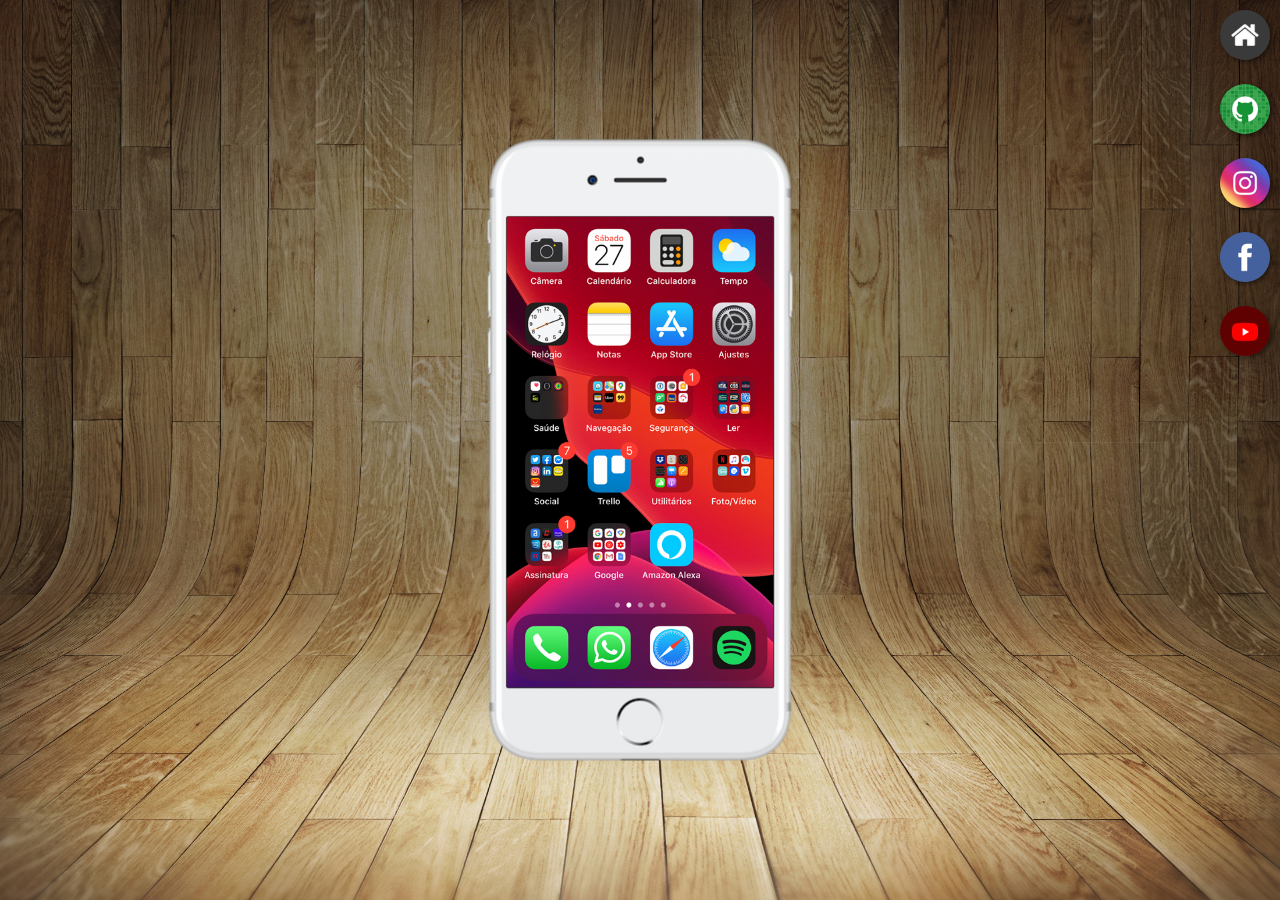
<file: index.html>
<!DOCTYPE html>
<html lang="pt-br">
<head>
    <meta charset="UTF-8">
    <meta name="viewport" content="width=device-width, initial-scale=1.0">
    <link rel="shortcut icon" href="favicon.ico" type="image/x-icon">
    <link rel="stylesheet" href="estilo/style.css">
    <title>Projetos Redes Sociais</title>
</head>
<body>
    <main>
        <section id="telefone">
            <iframe src="home.html" name="tela" id="tela" frameborder="0">
                Seu navegador não é compatível!
            </iframe>
        </section>
        <section id="redes-sociais">    
            <a href="home.html" target="tela"><img src="imagens/logo-home.jpg" alt="Home"></a> <br>

            <a href="github.html" target="tela"><img src="imagens/logo-github.jpg" alt="GitHub"></a> <br>

            <a href="insta.html" target="tela"><img src="imagens/logo-instagram.jpg" alt="Instagram"></a> <br>

            <a href="face.html" target="tela"><img src="imagens/logo-facebook.jpg" alt="Facebook"></a> <br>

            <a href="youtube.html" target="tela"><img src="imagens/logo-youtube.jpg" alt="YouTube"></a>
            
            

        </section>
    </main>

</body>
</html>
</file>
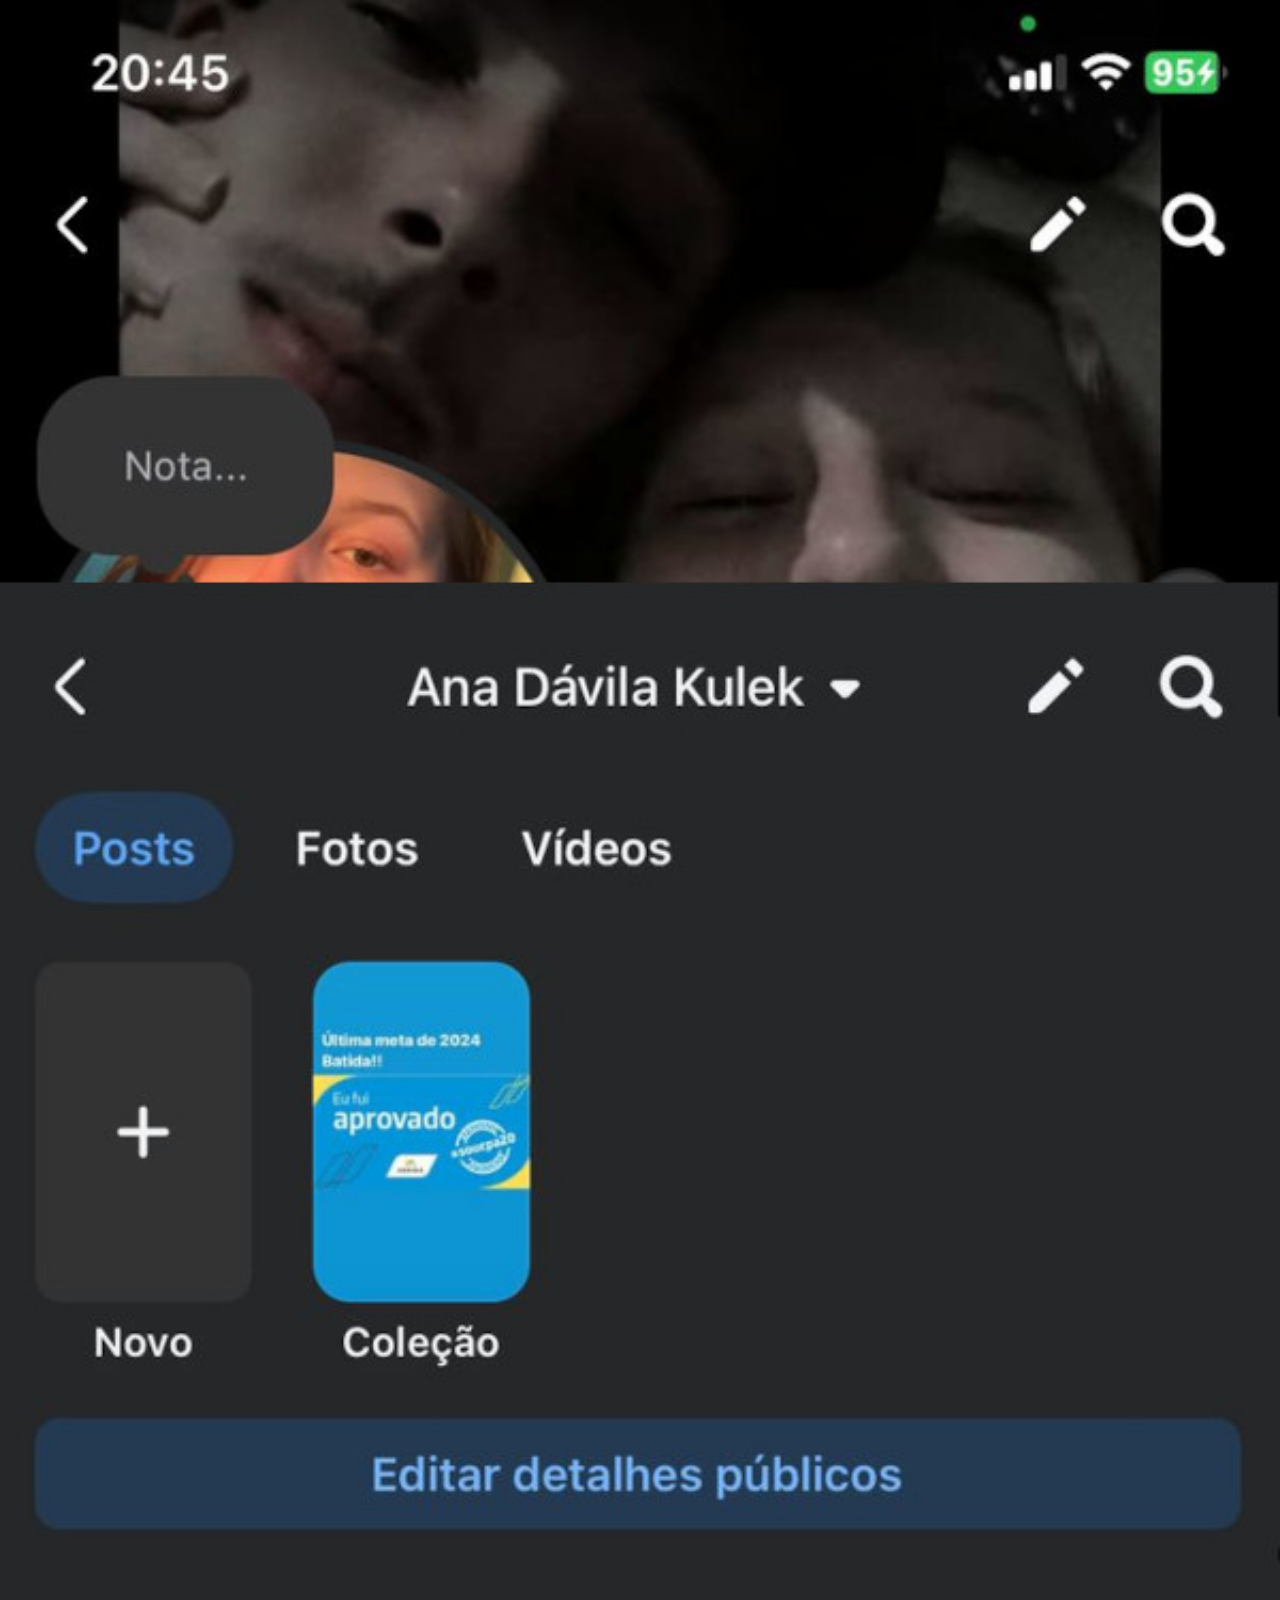
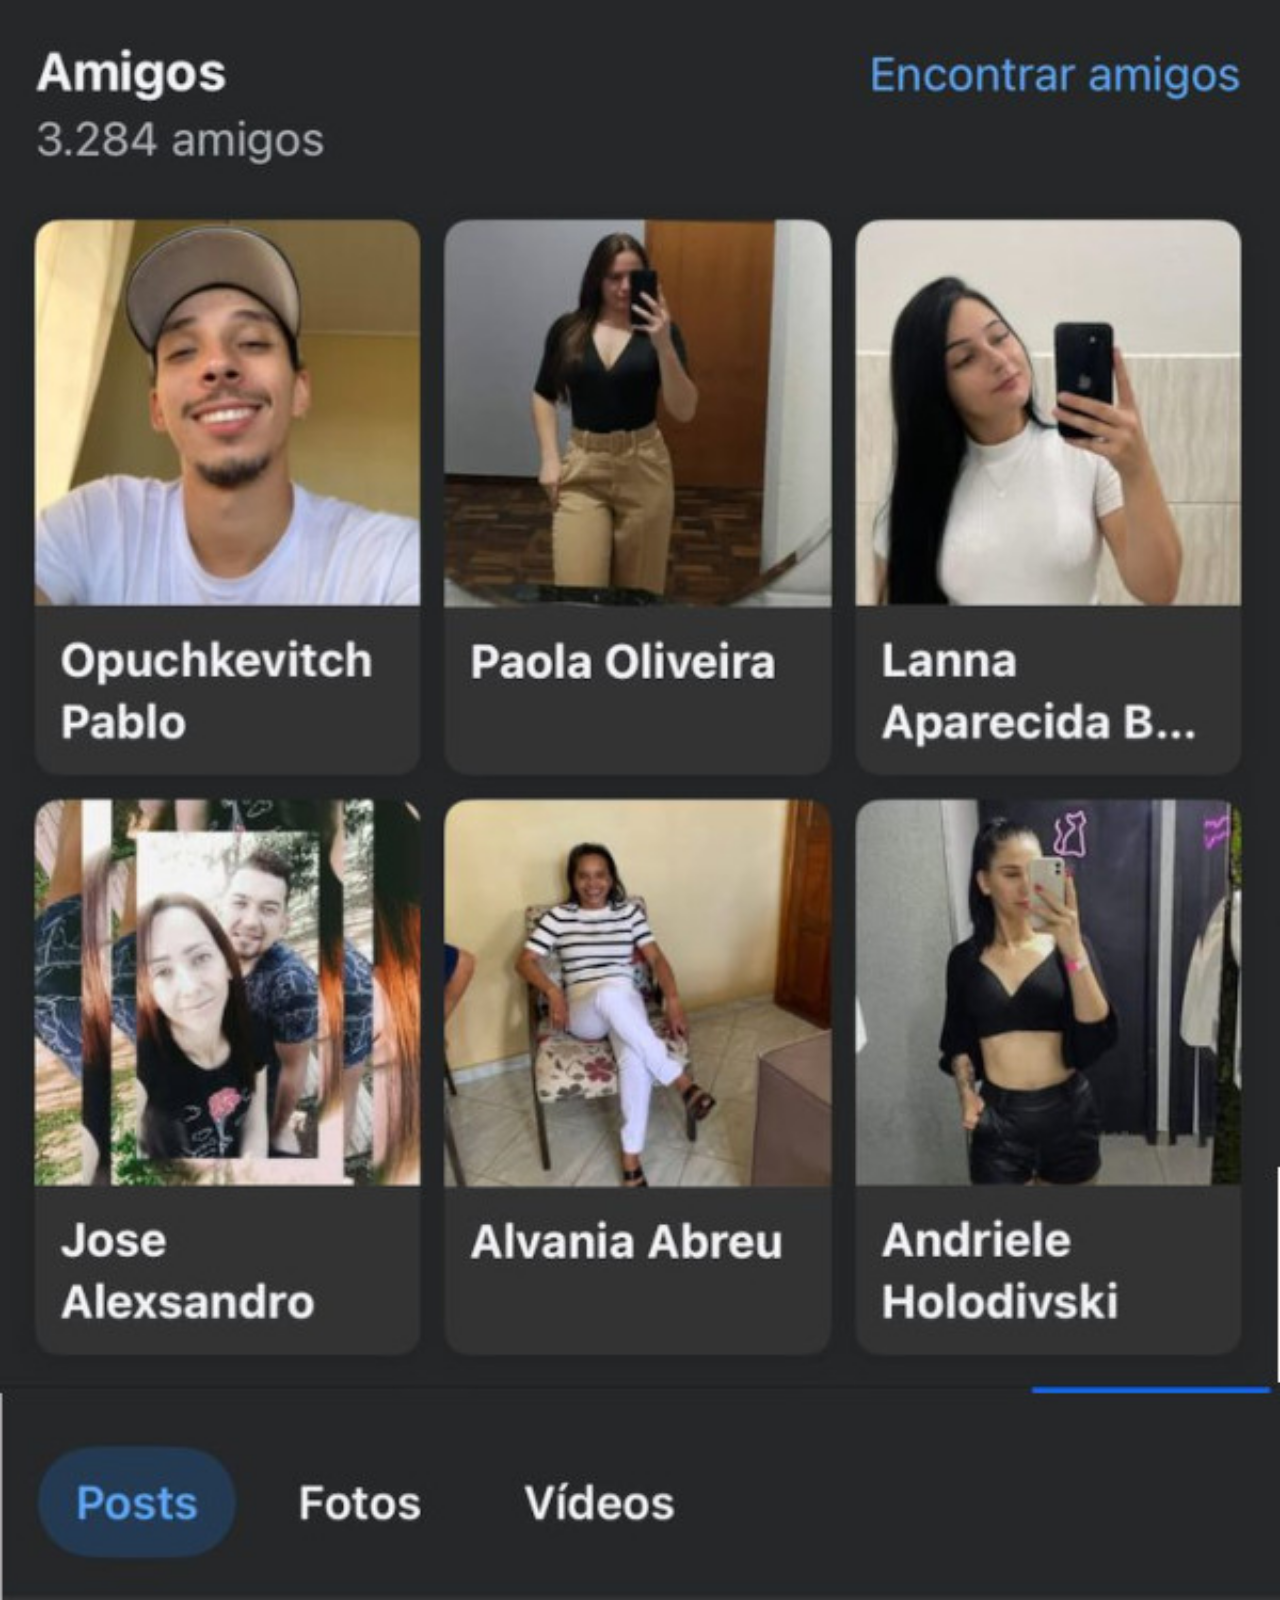
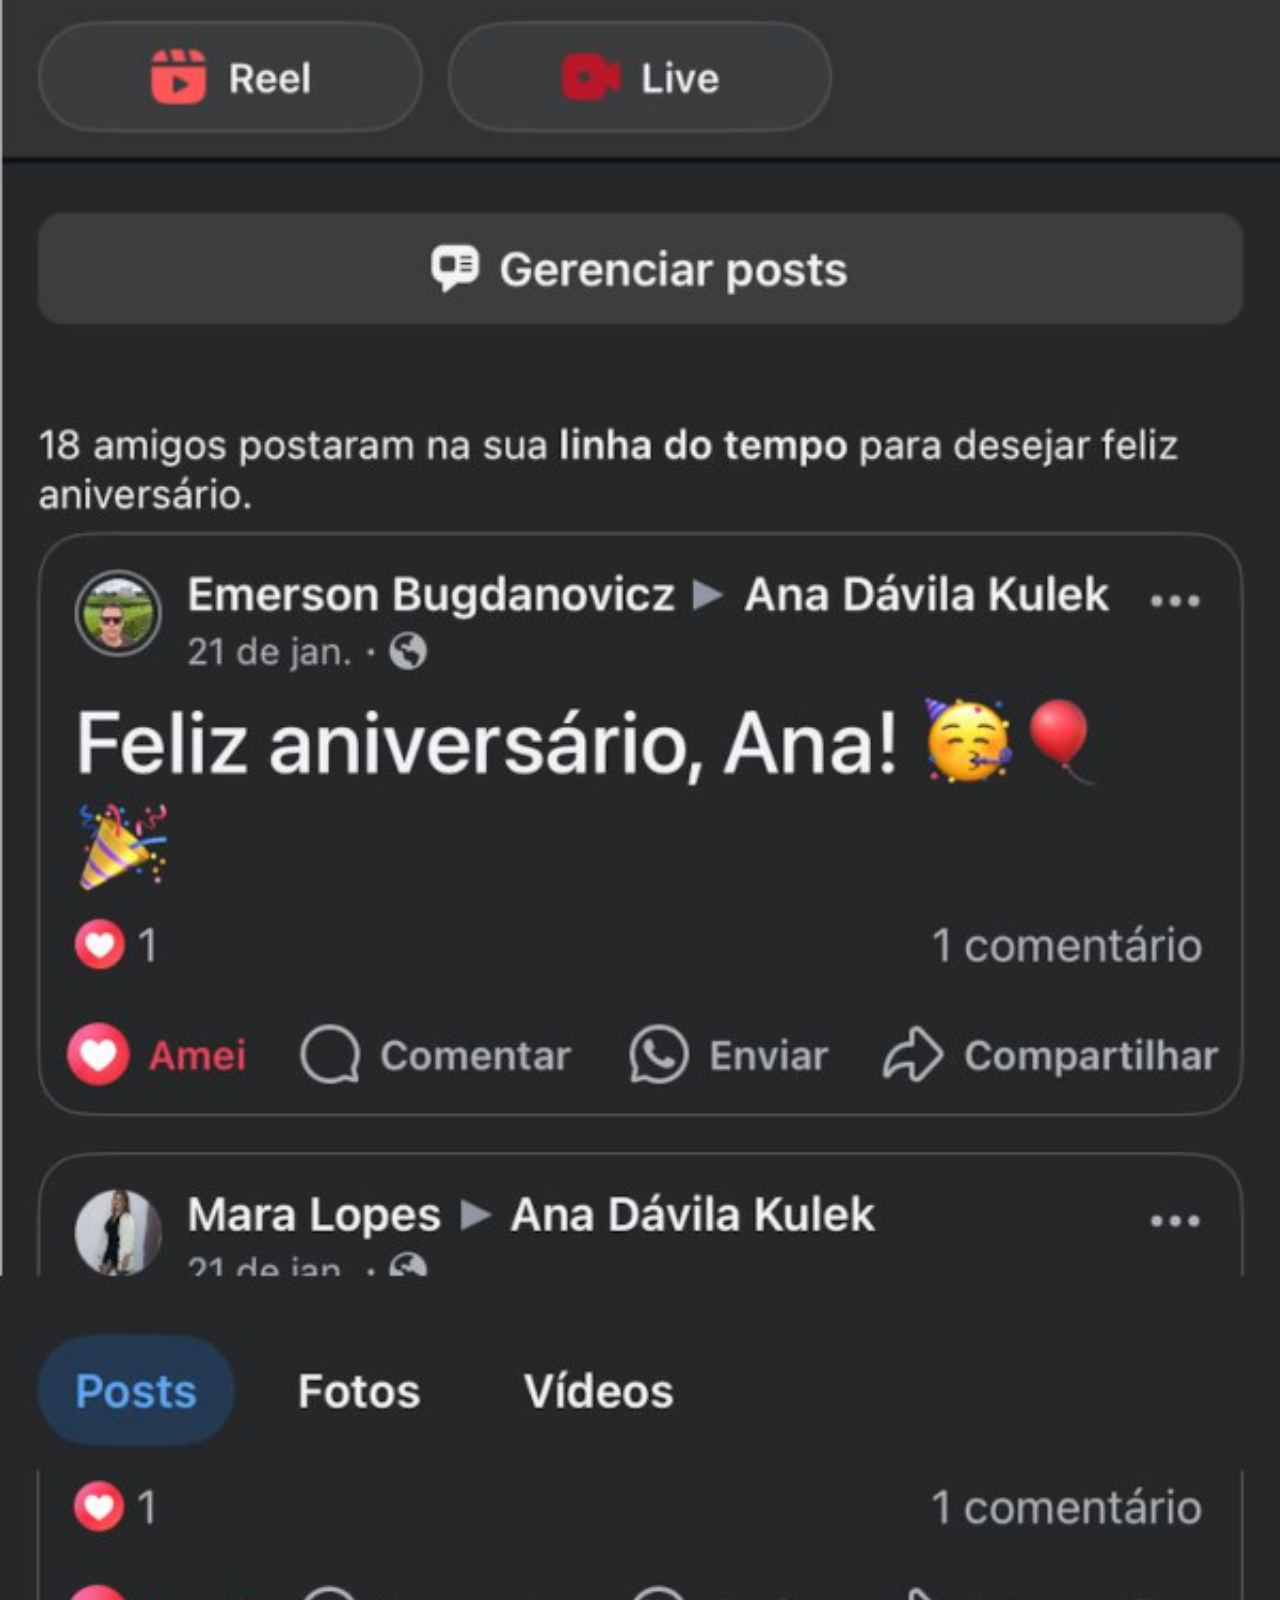
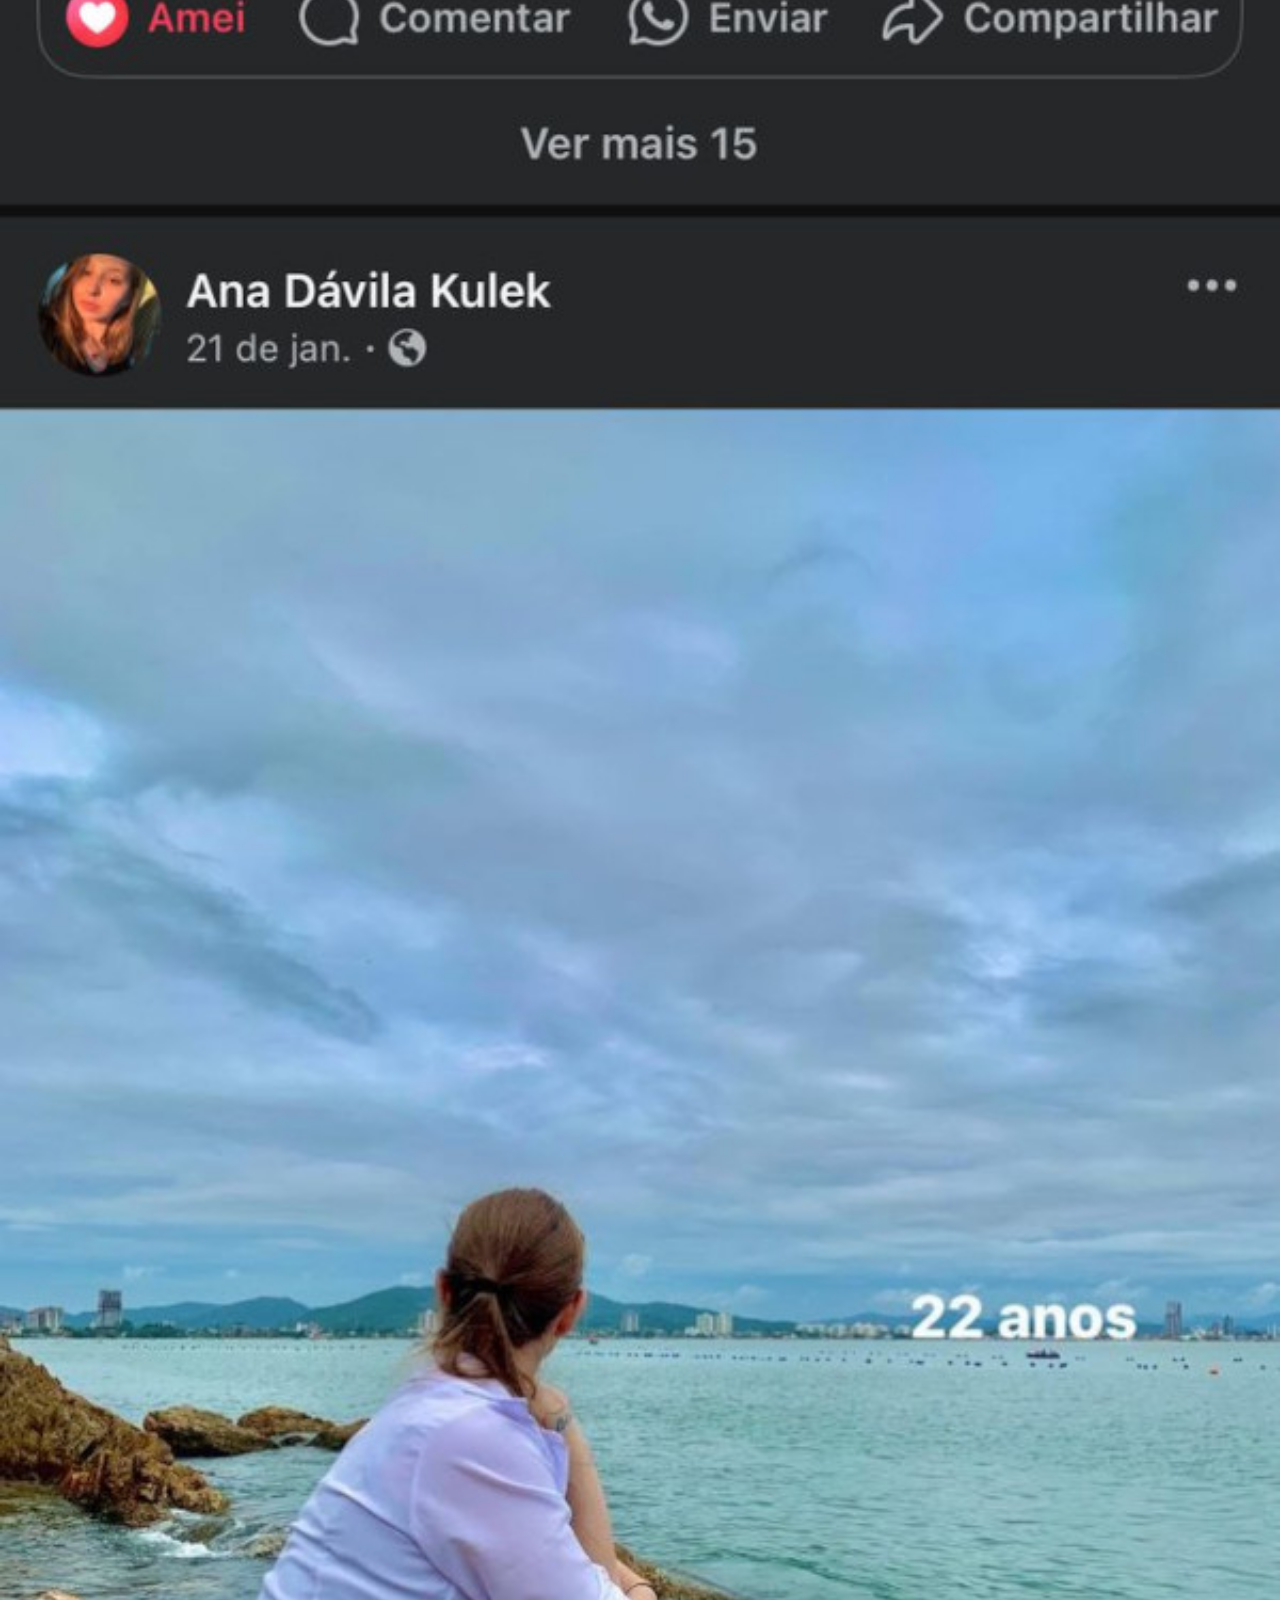
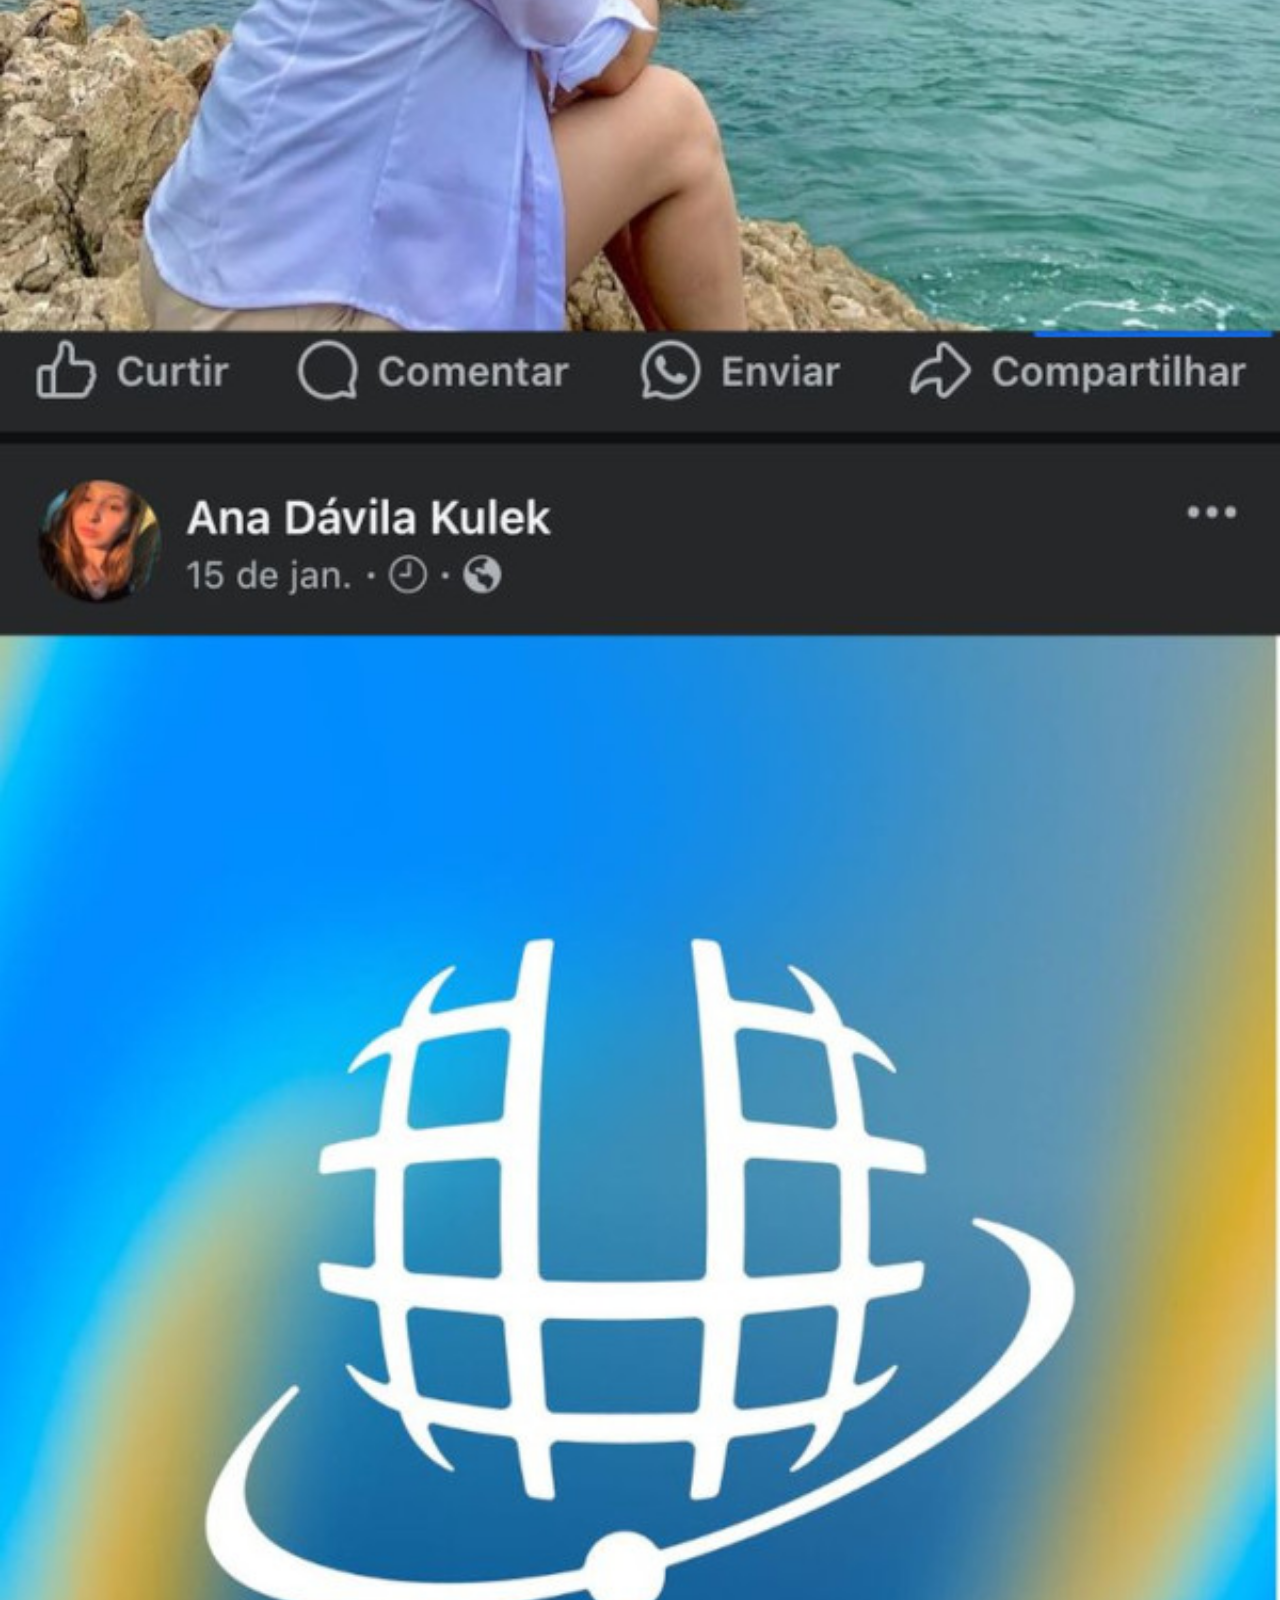
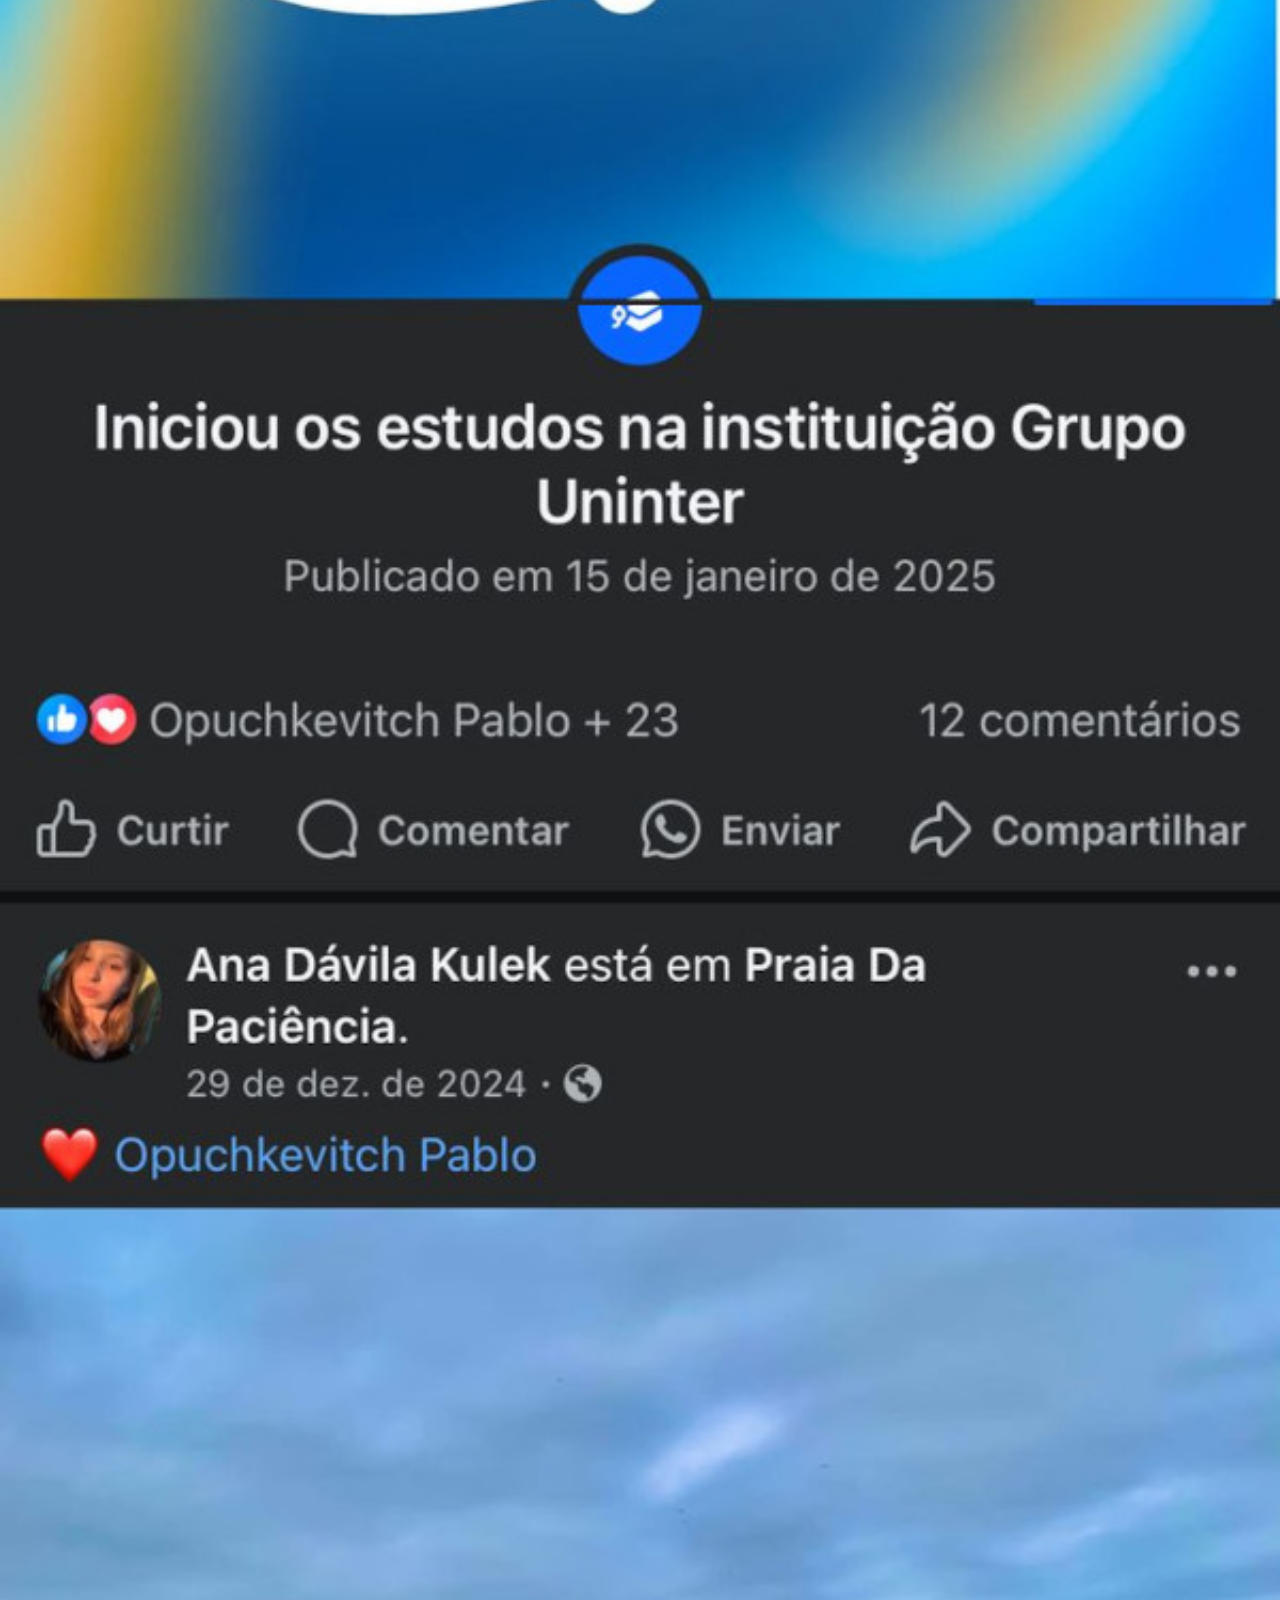
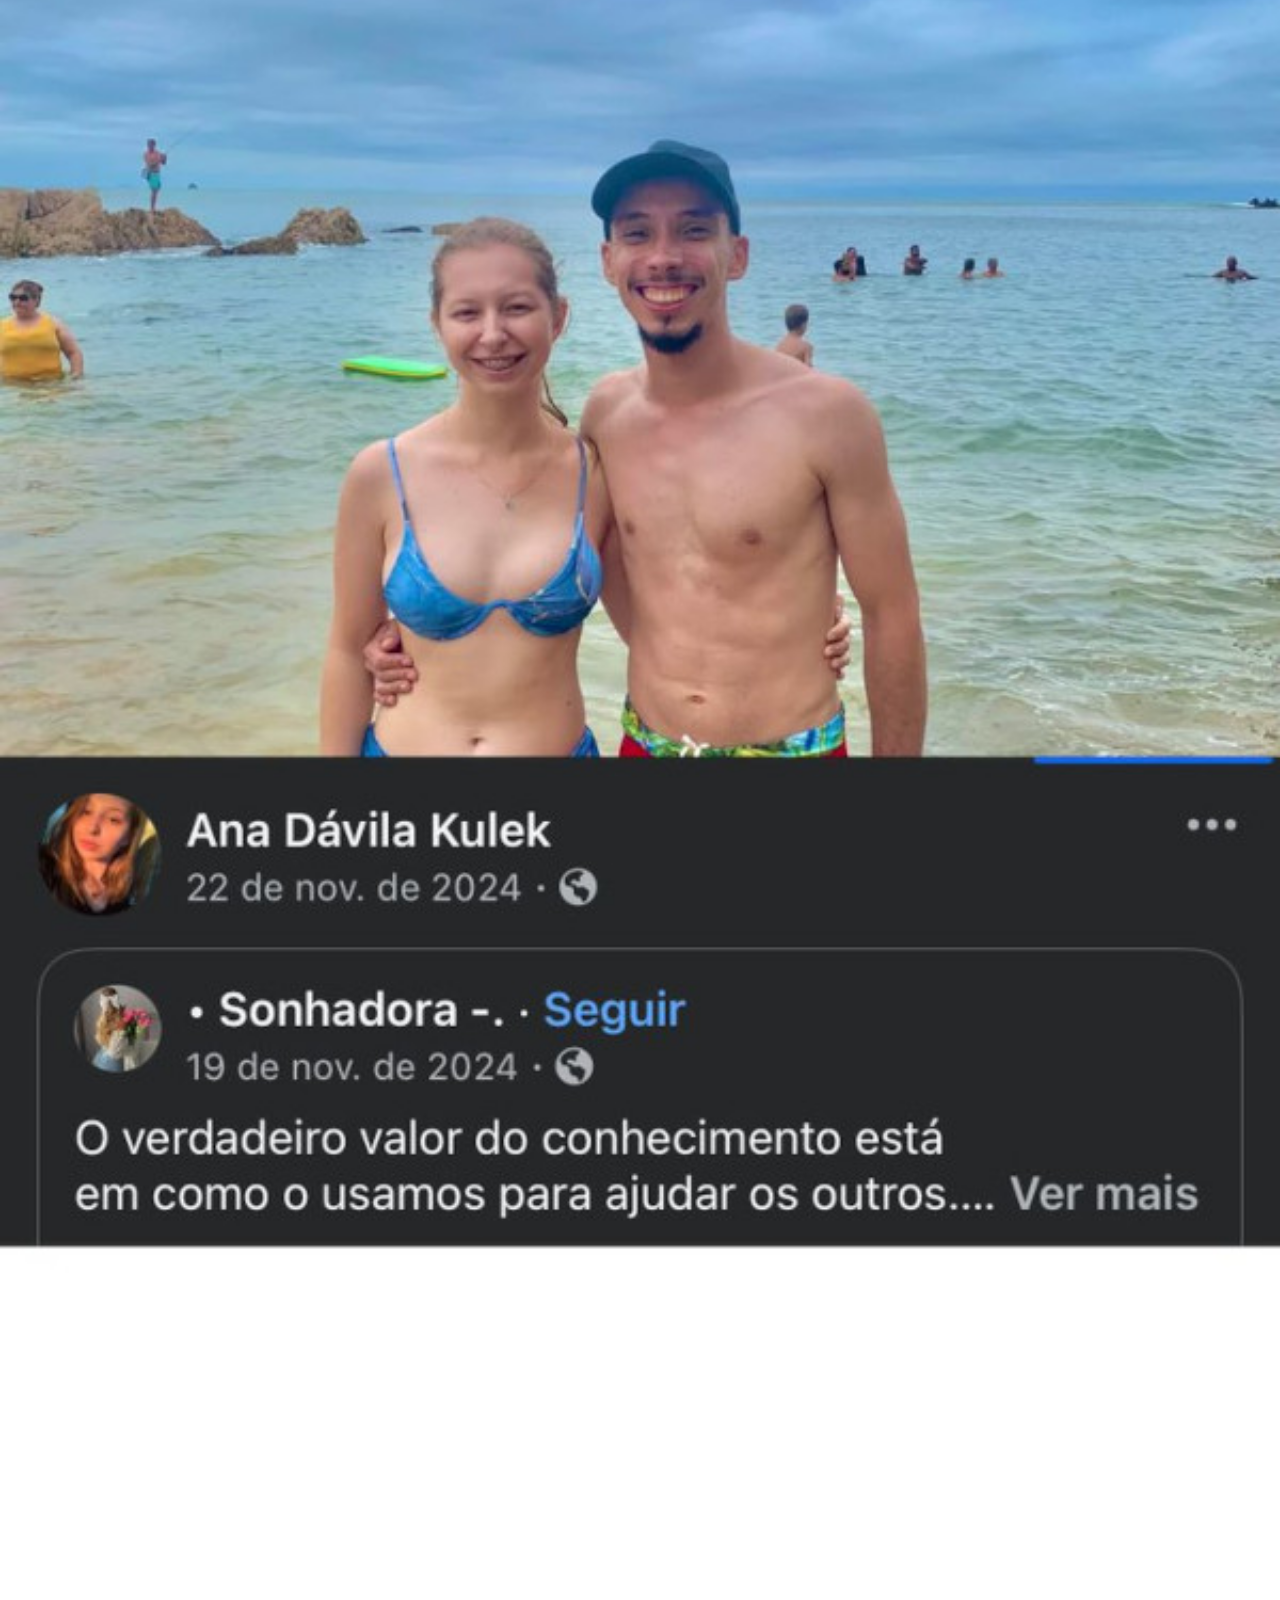
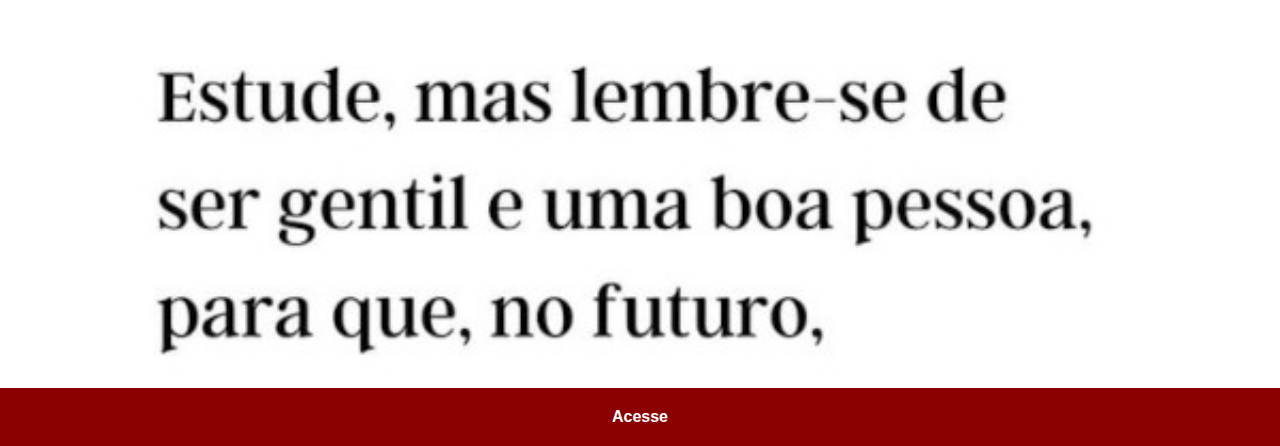
<file: face.html>
<!DOCTYPE html>
<html lang="pt-br">
<head>
    <meta charset="UTF-8">
    <meta name="viewport" content="width=device-width, initial-scale=1.0">
    <title>Facebook</title>
    <link rel="stylesheet" href="estilos/social.css">
</head>
<body>
    <img src="imagens/tela-facebook.jpg" alt="">
    <a href="https://www.facebook.com/anadavila.kulek/" target="_blank">Acesse</a>
</body>
</html>
</file>
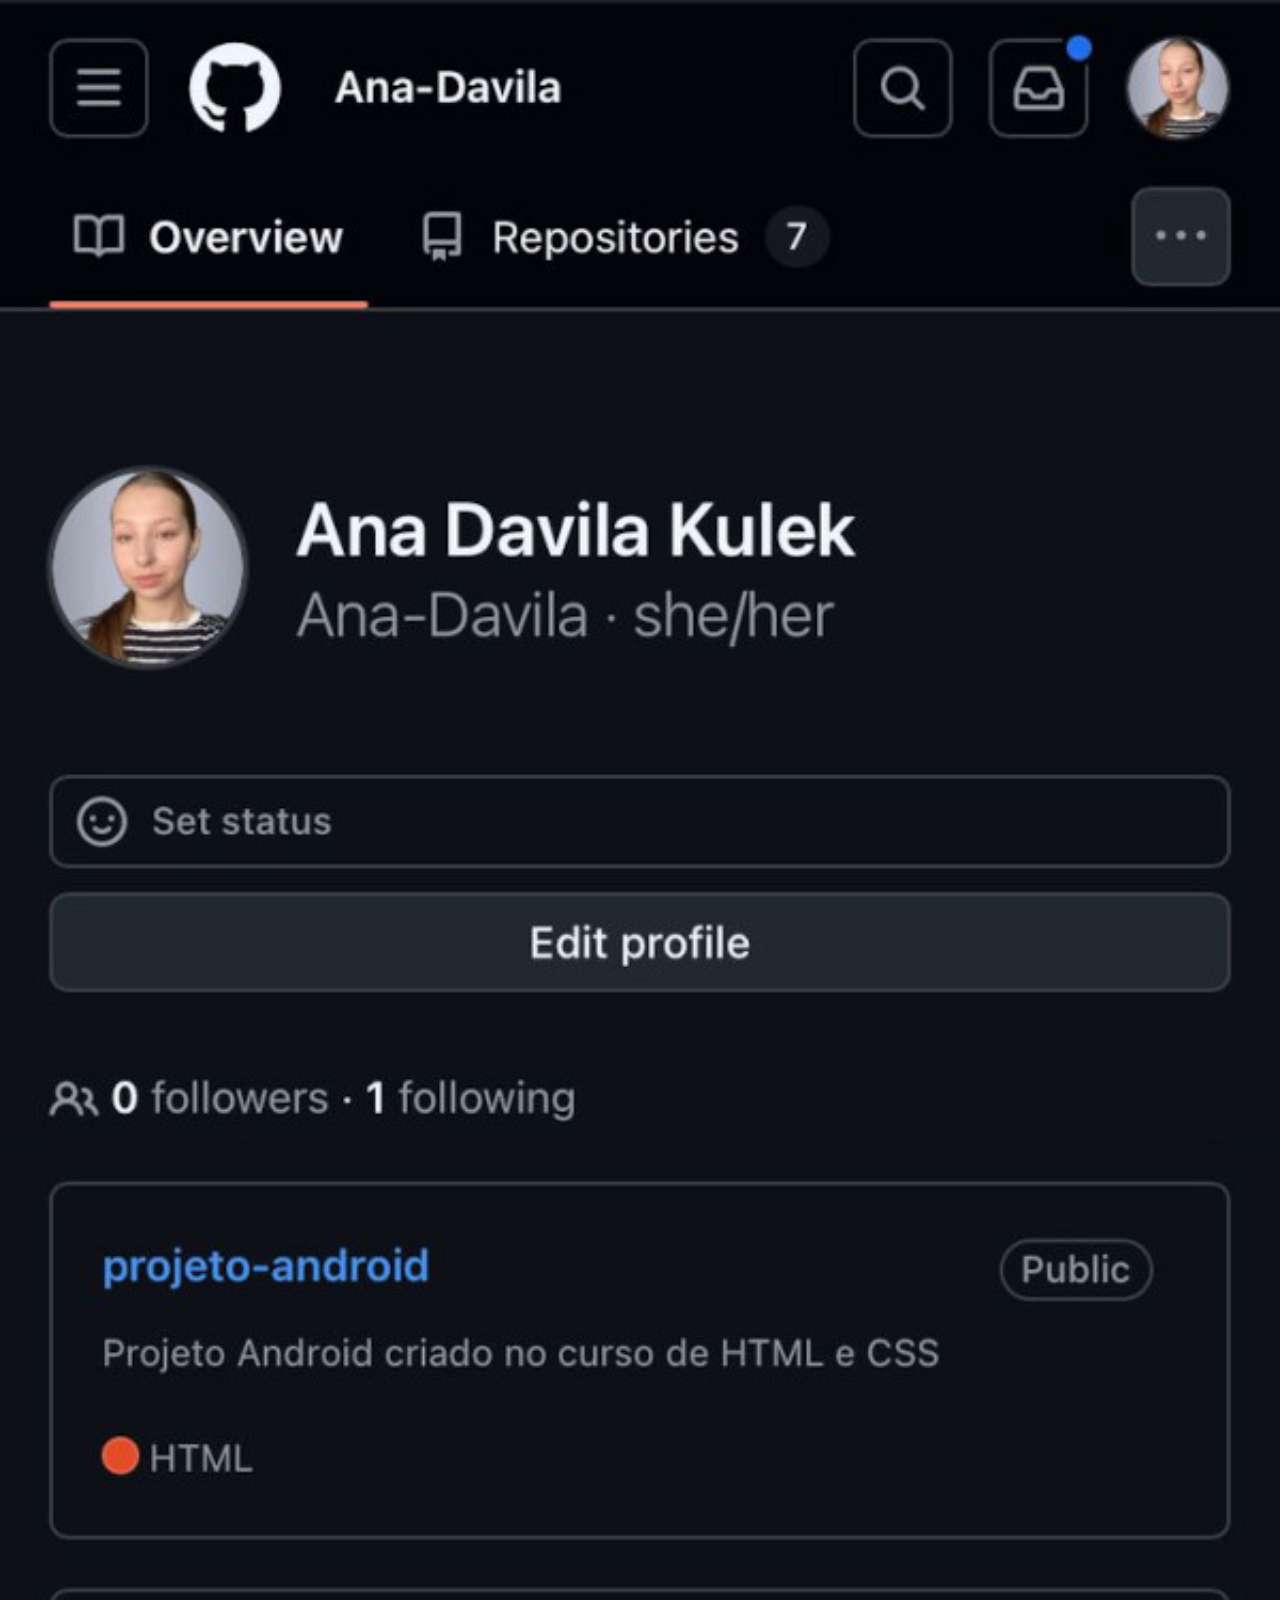
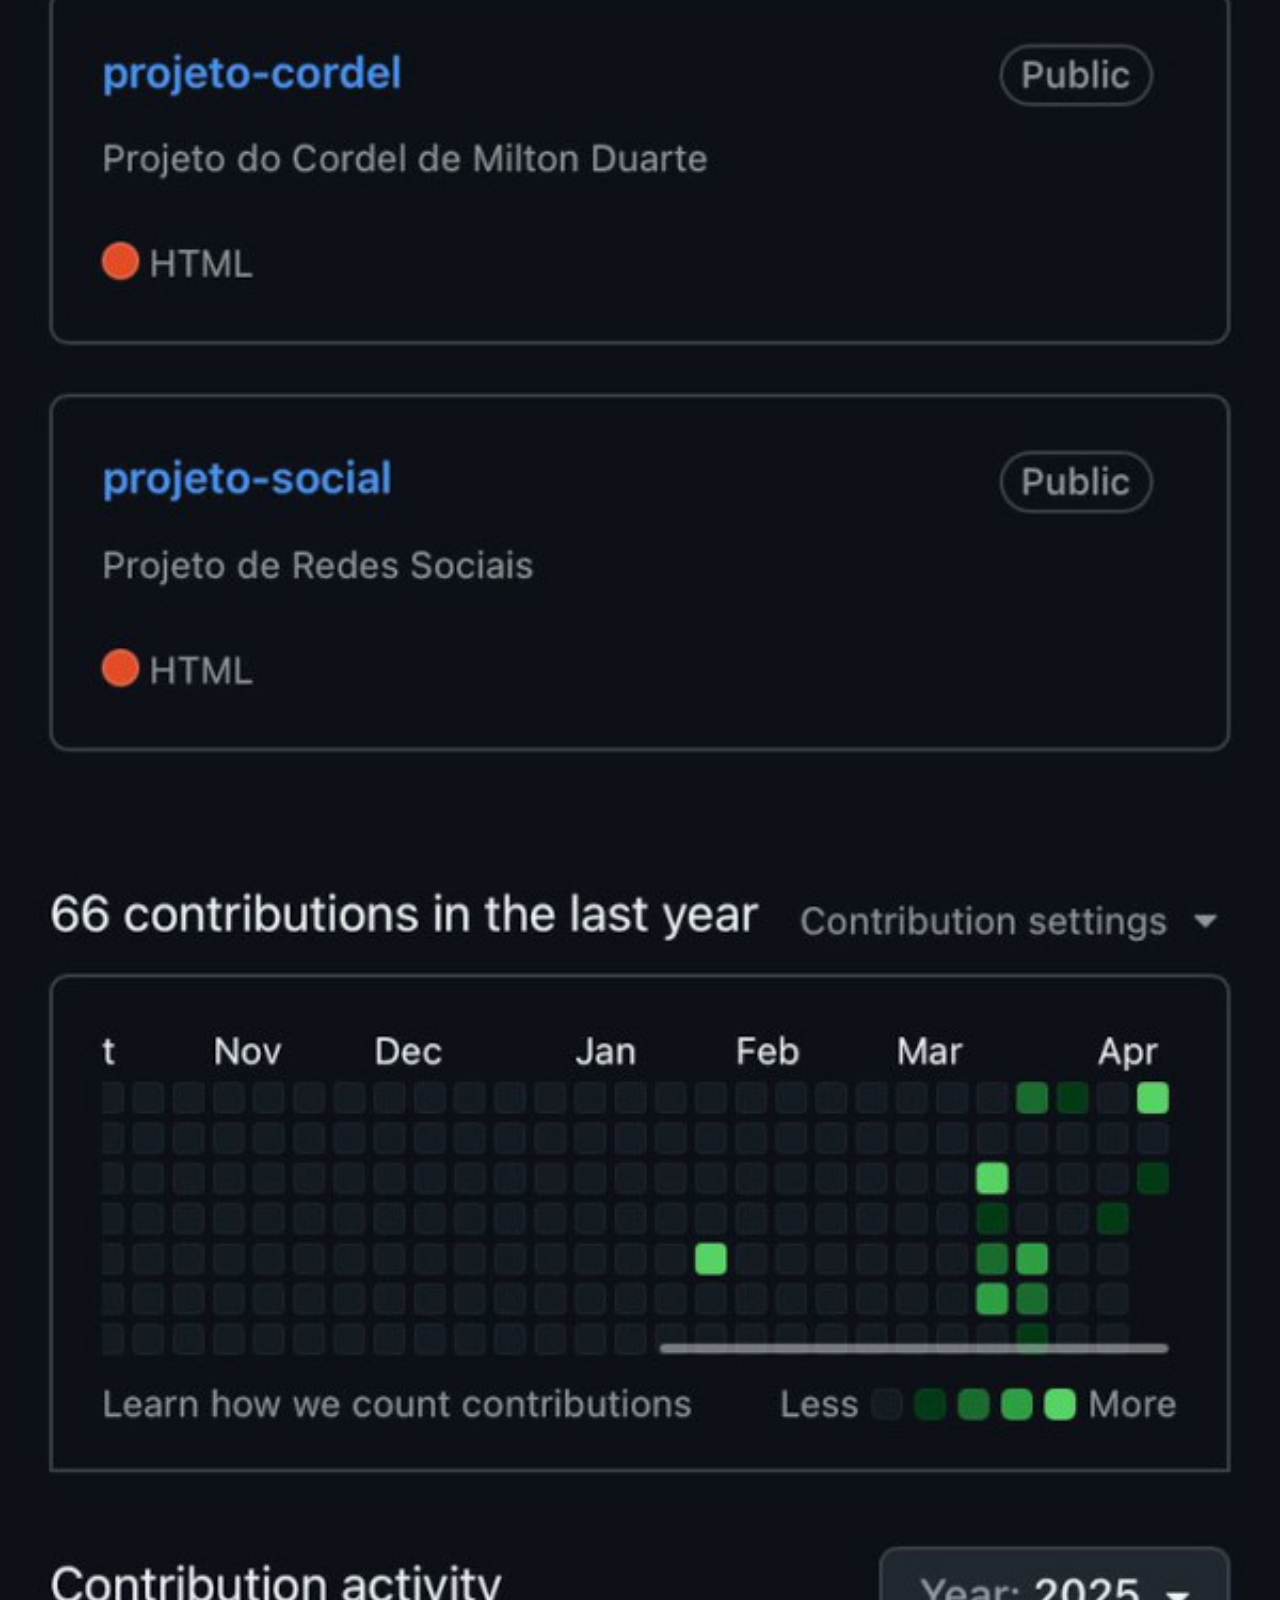
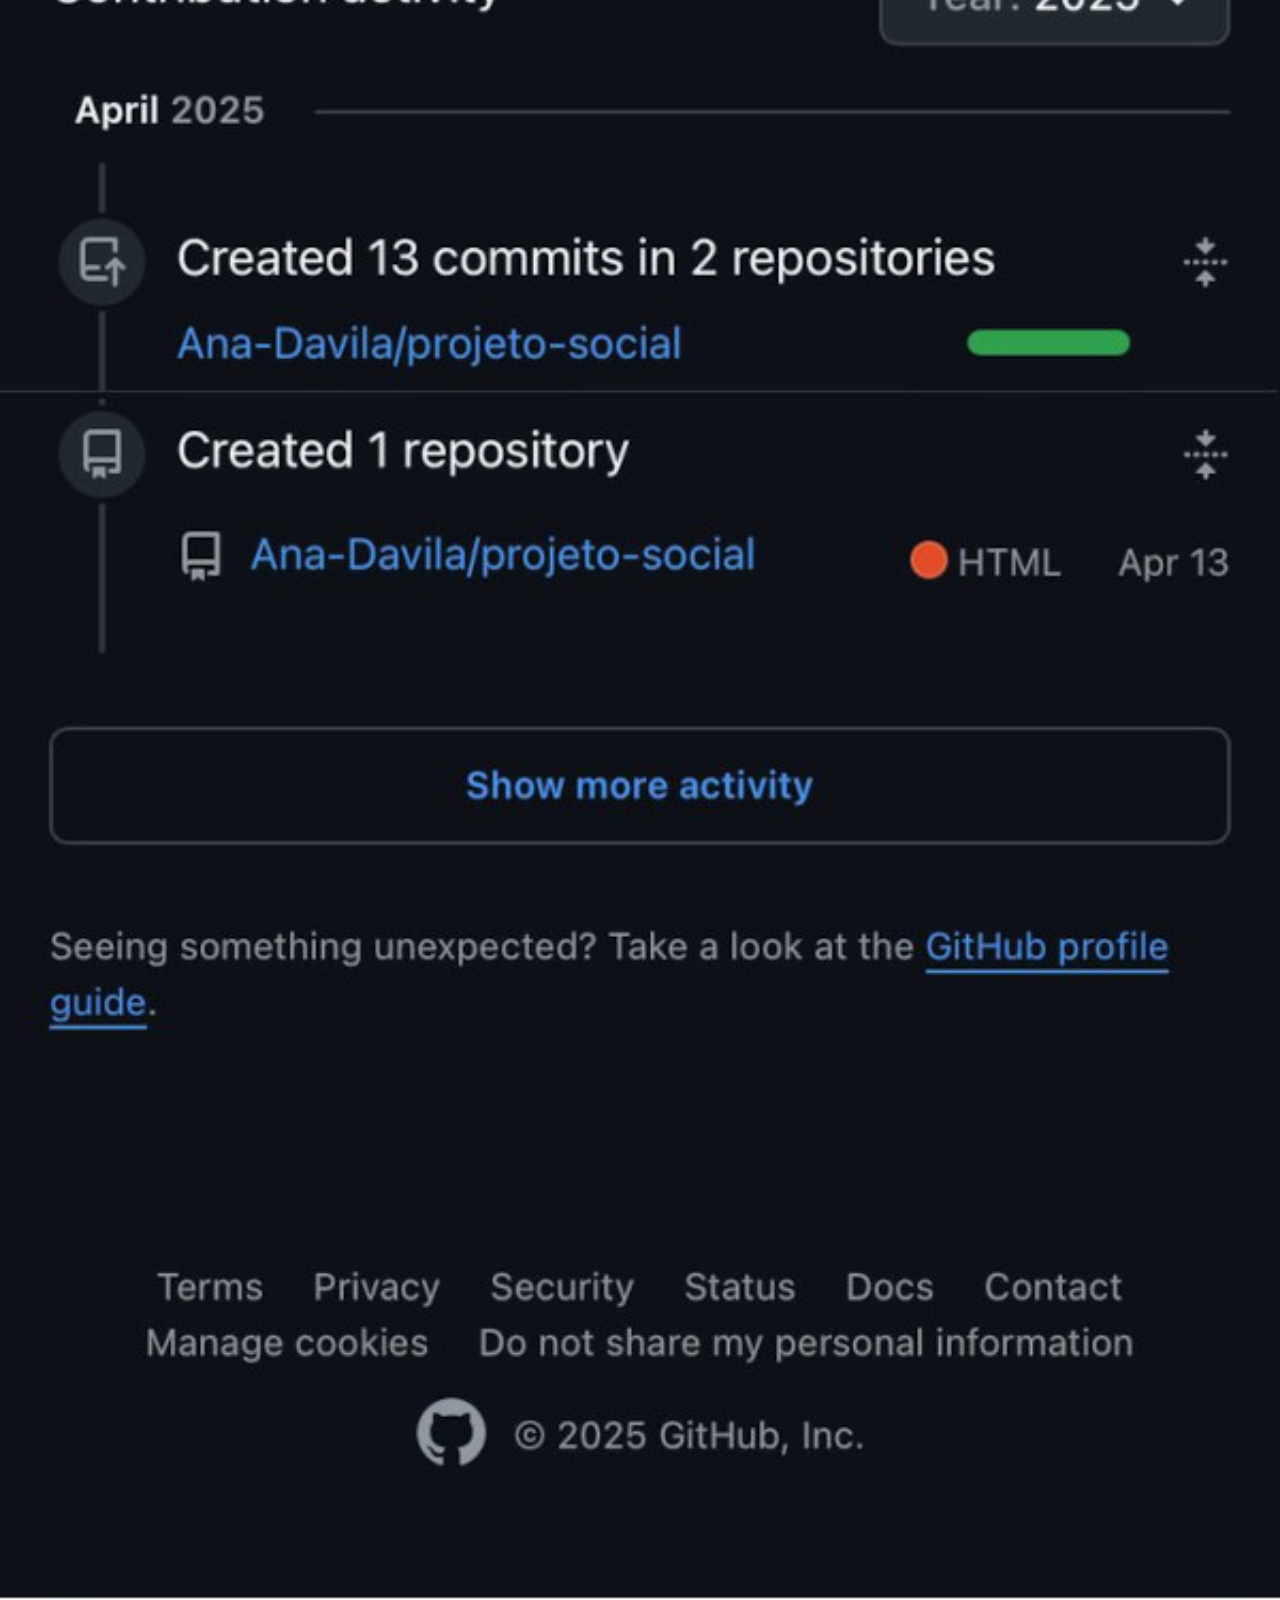
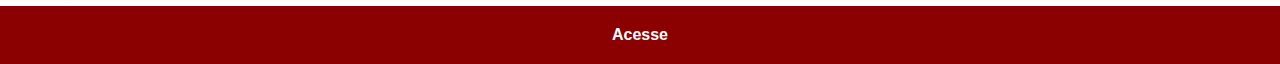
<file: github.html>
<!DOCTYPE html>
<html lang="pt-br">
<head>
    <meta charset="UTF-8">
    <meta name="viewport" content="width=device-width, initial-scale=1.0">
    <title>GitHub</title>
    <link rel="stylesheet" href="estilos/social.css">
</head>
<body>
    <img src="imagens/tela-github.jpg" alt="">
    <a href="https://github.com/Ana-Davila" target="_blank">Acesse</a>
</body>
</html>
</file>
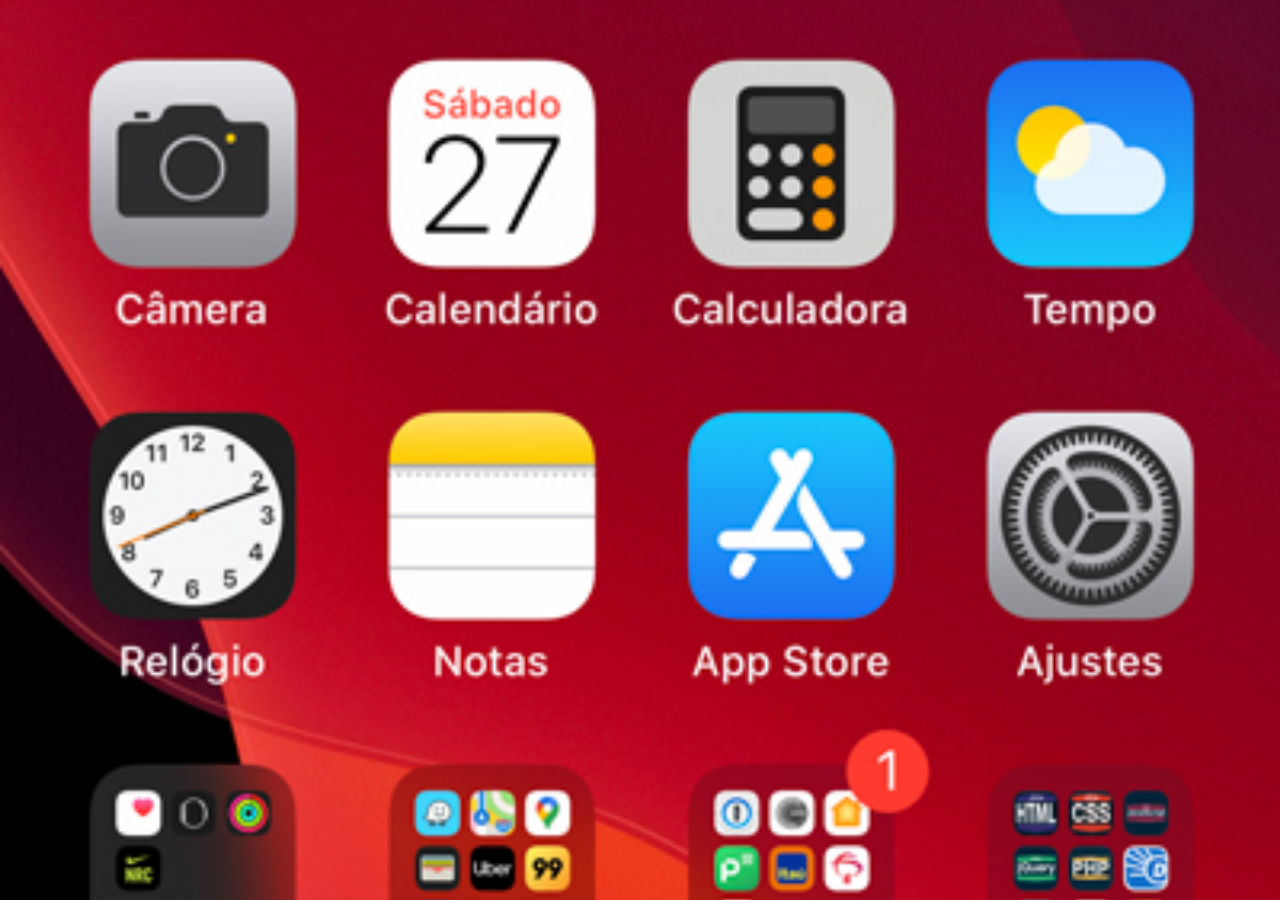
<file: home.html>
<!DOCTYPE html>
<html lang="pt-br">
<head>
    <meta charset="UTF-8">
    <meta name="viewport" content="width=device-width, initial-scale=1.0">
    <title>Home</title>
</head>
<style>
    *{
        margin: 0px;
        padding: 0px;
    }
    body{
        width: 100vw;
        height: 100vh;
        background:black url('imagens/tela-home.jpg') no-repeat top center;
        background-size: cover;
    }
</style>
<body>
    
</body>
</html>
</file>
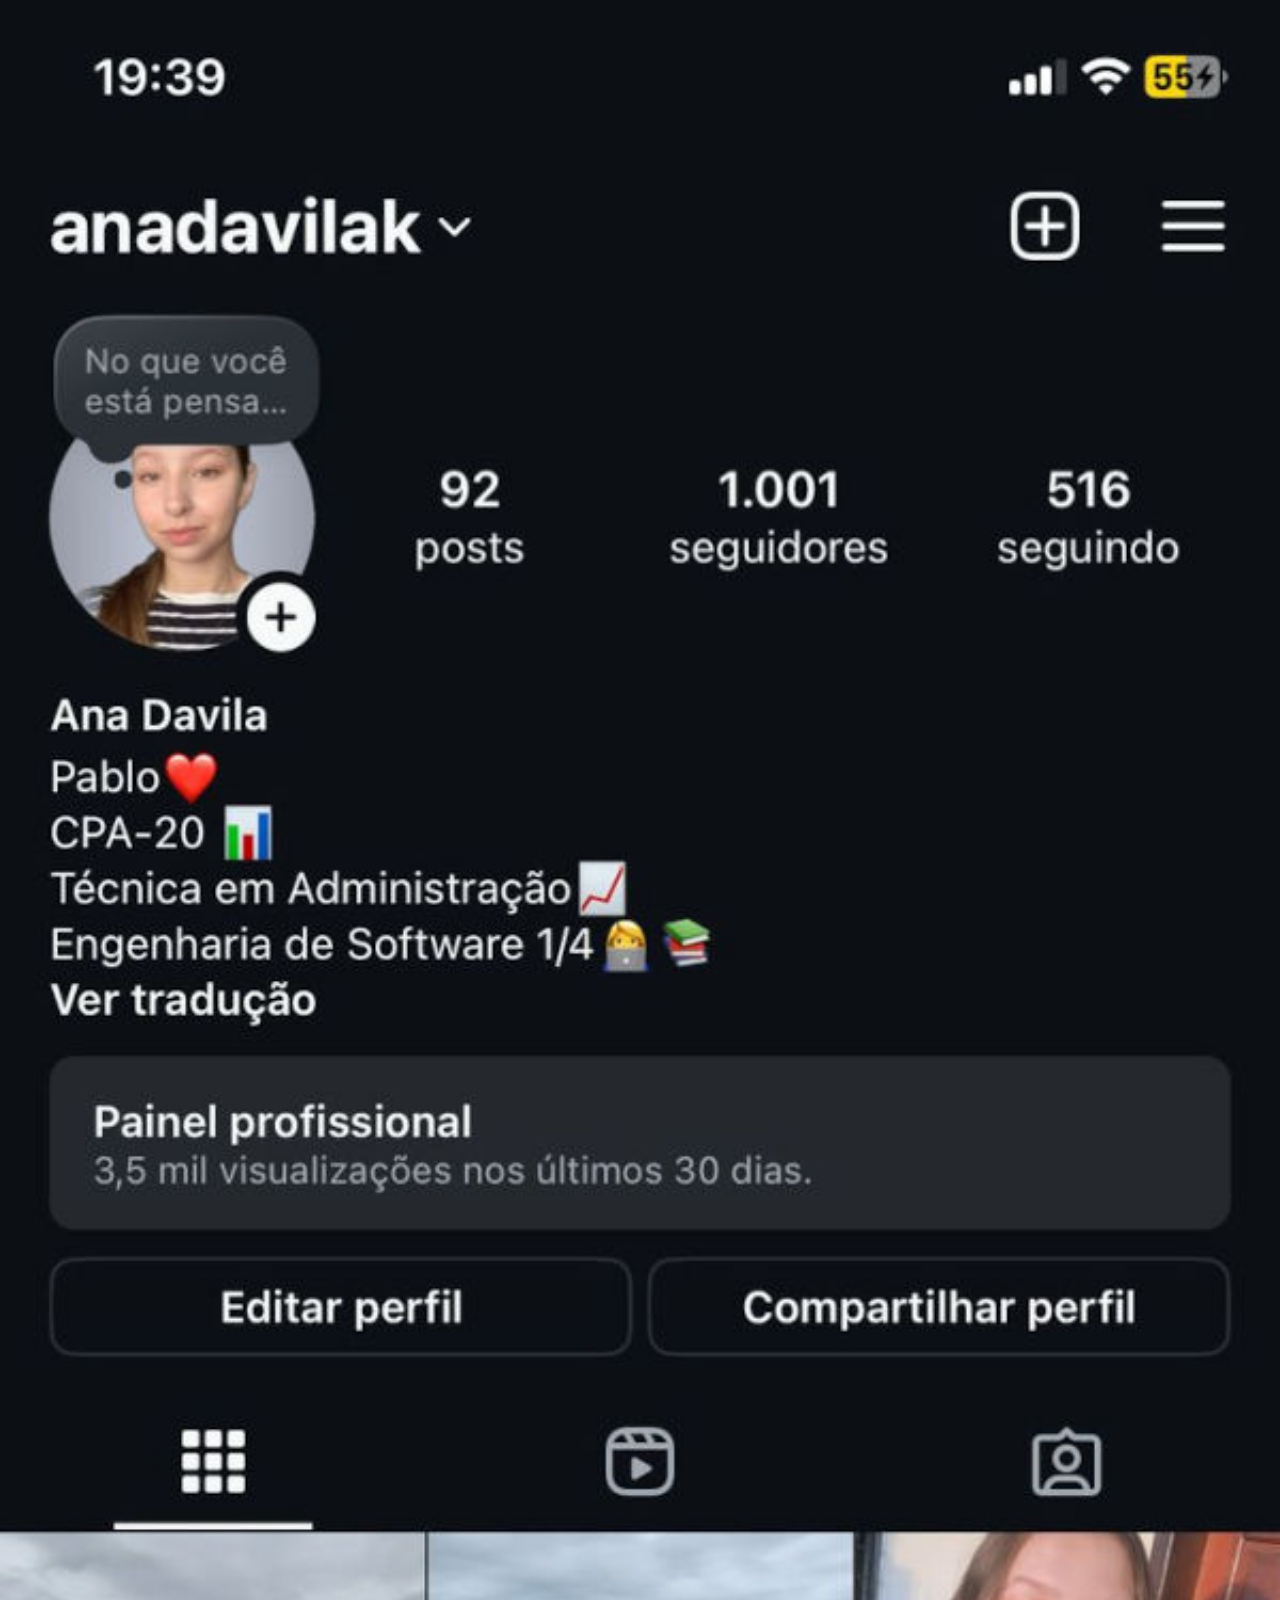
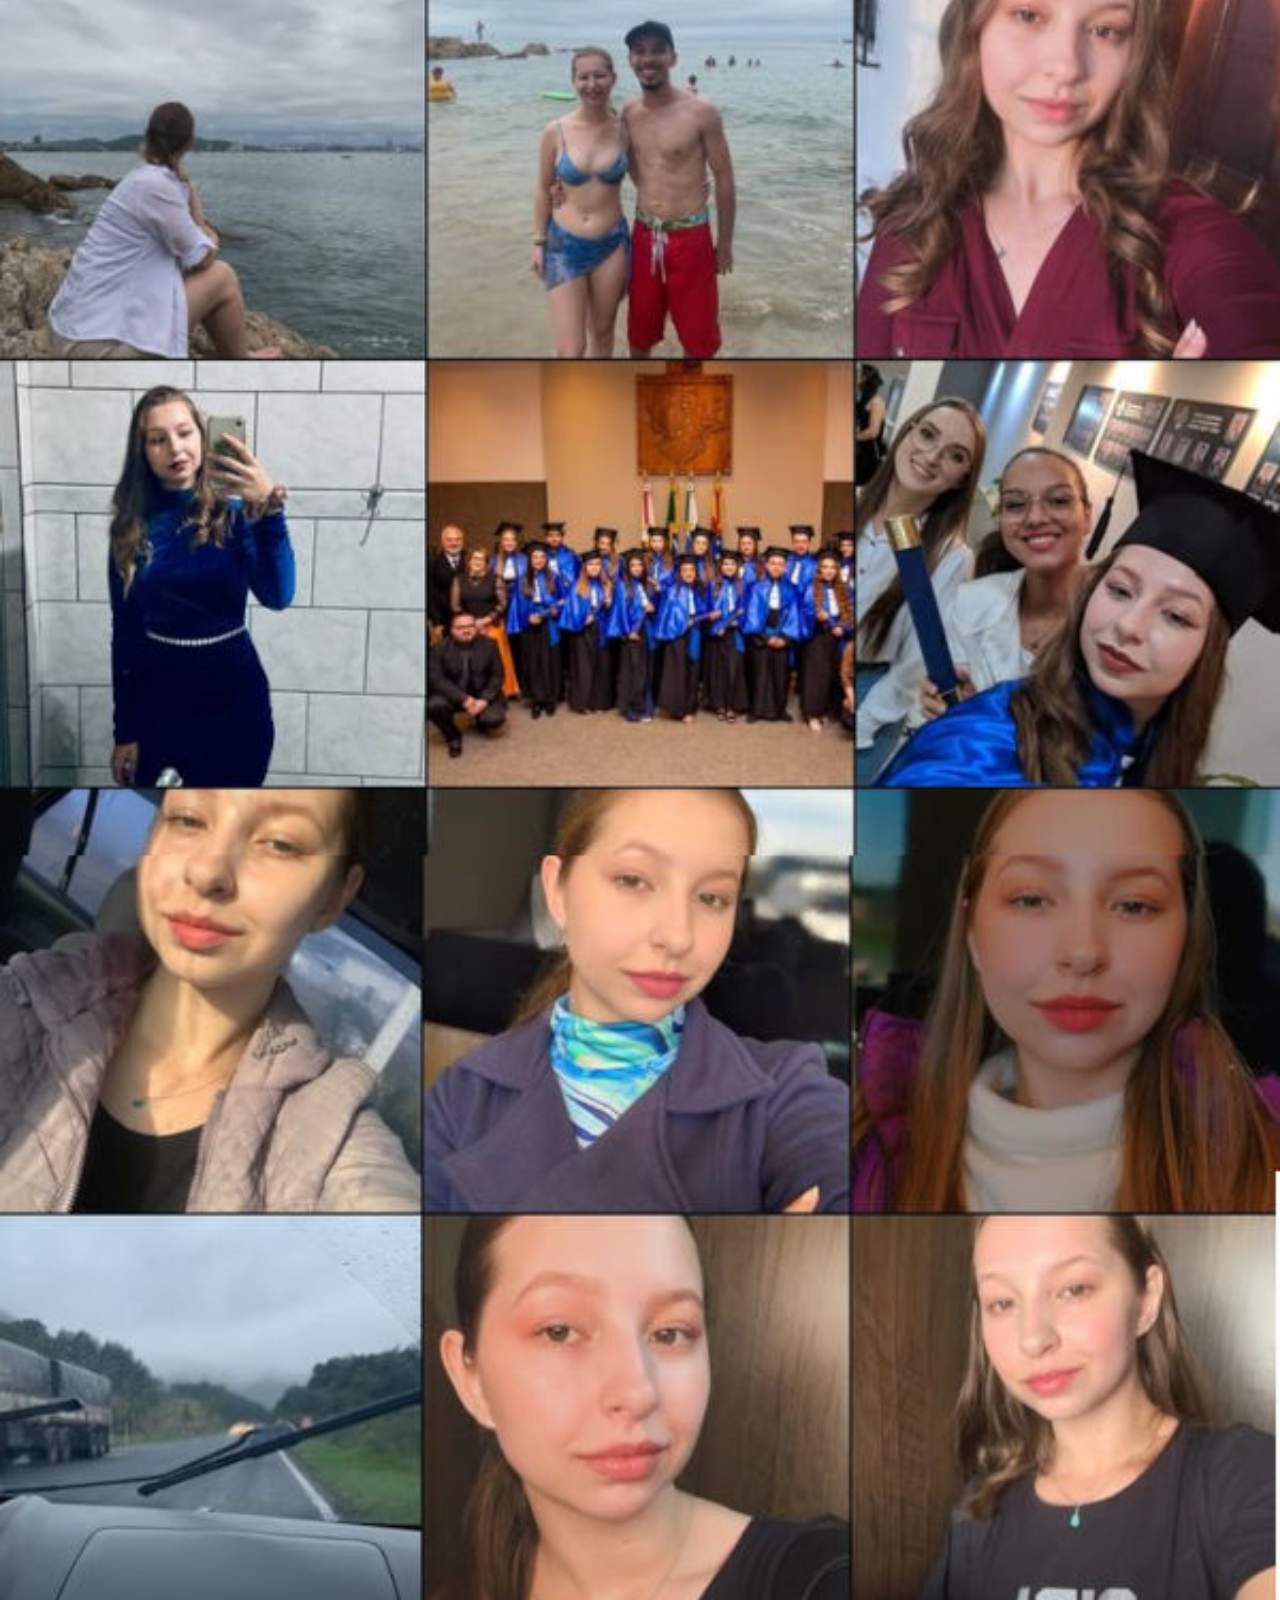
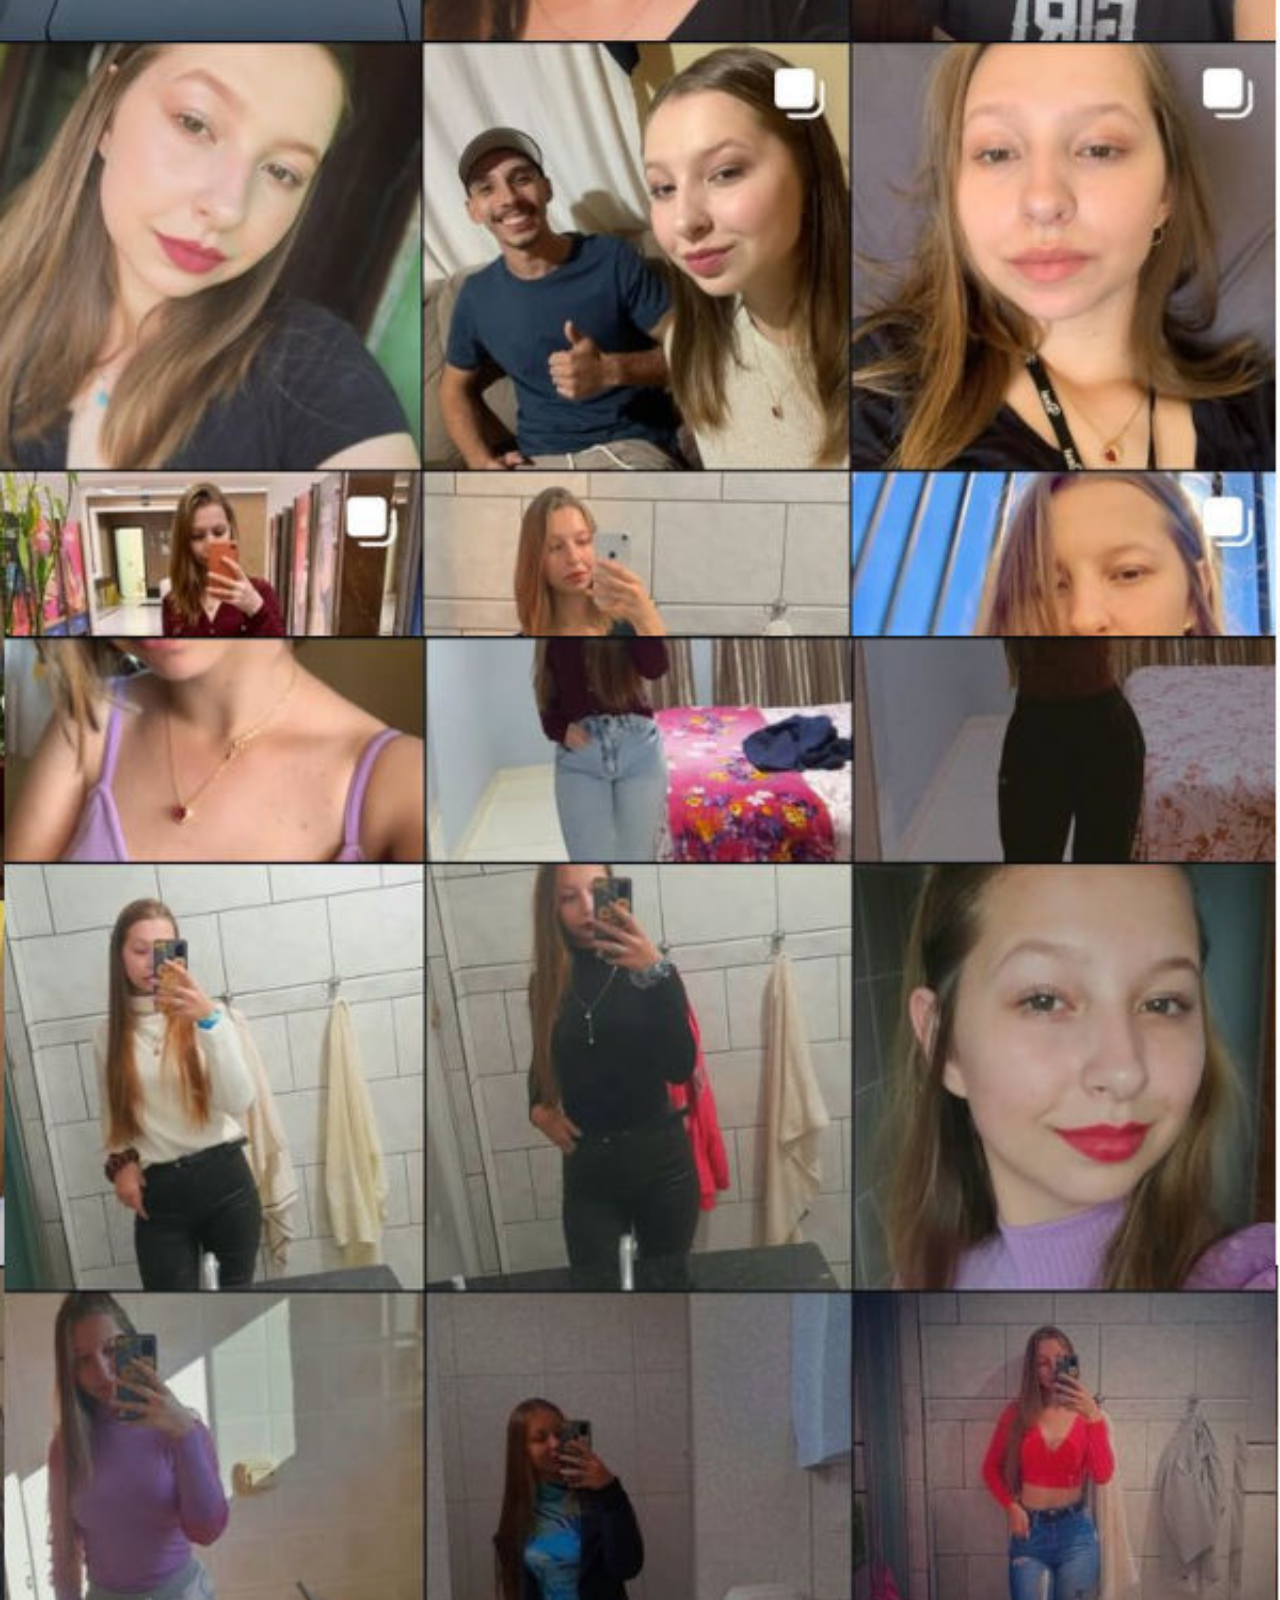
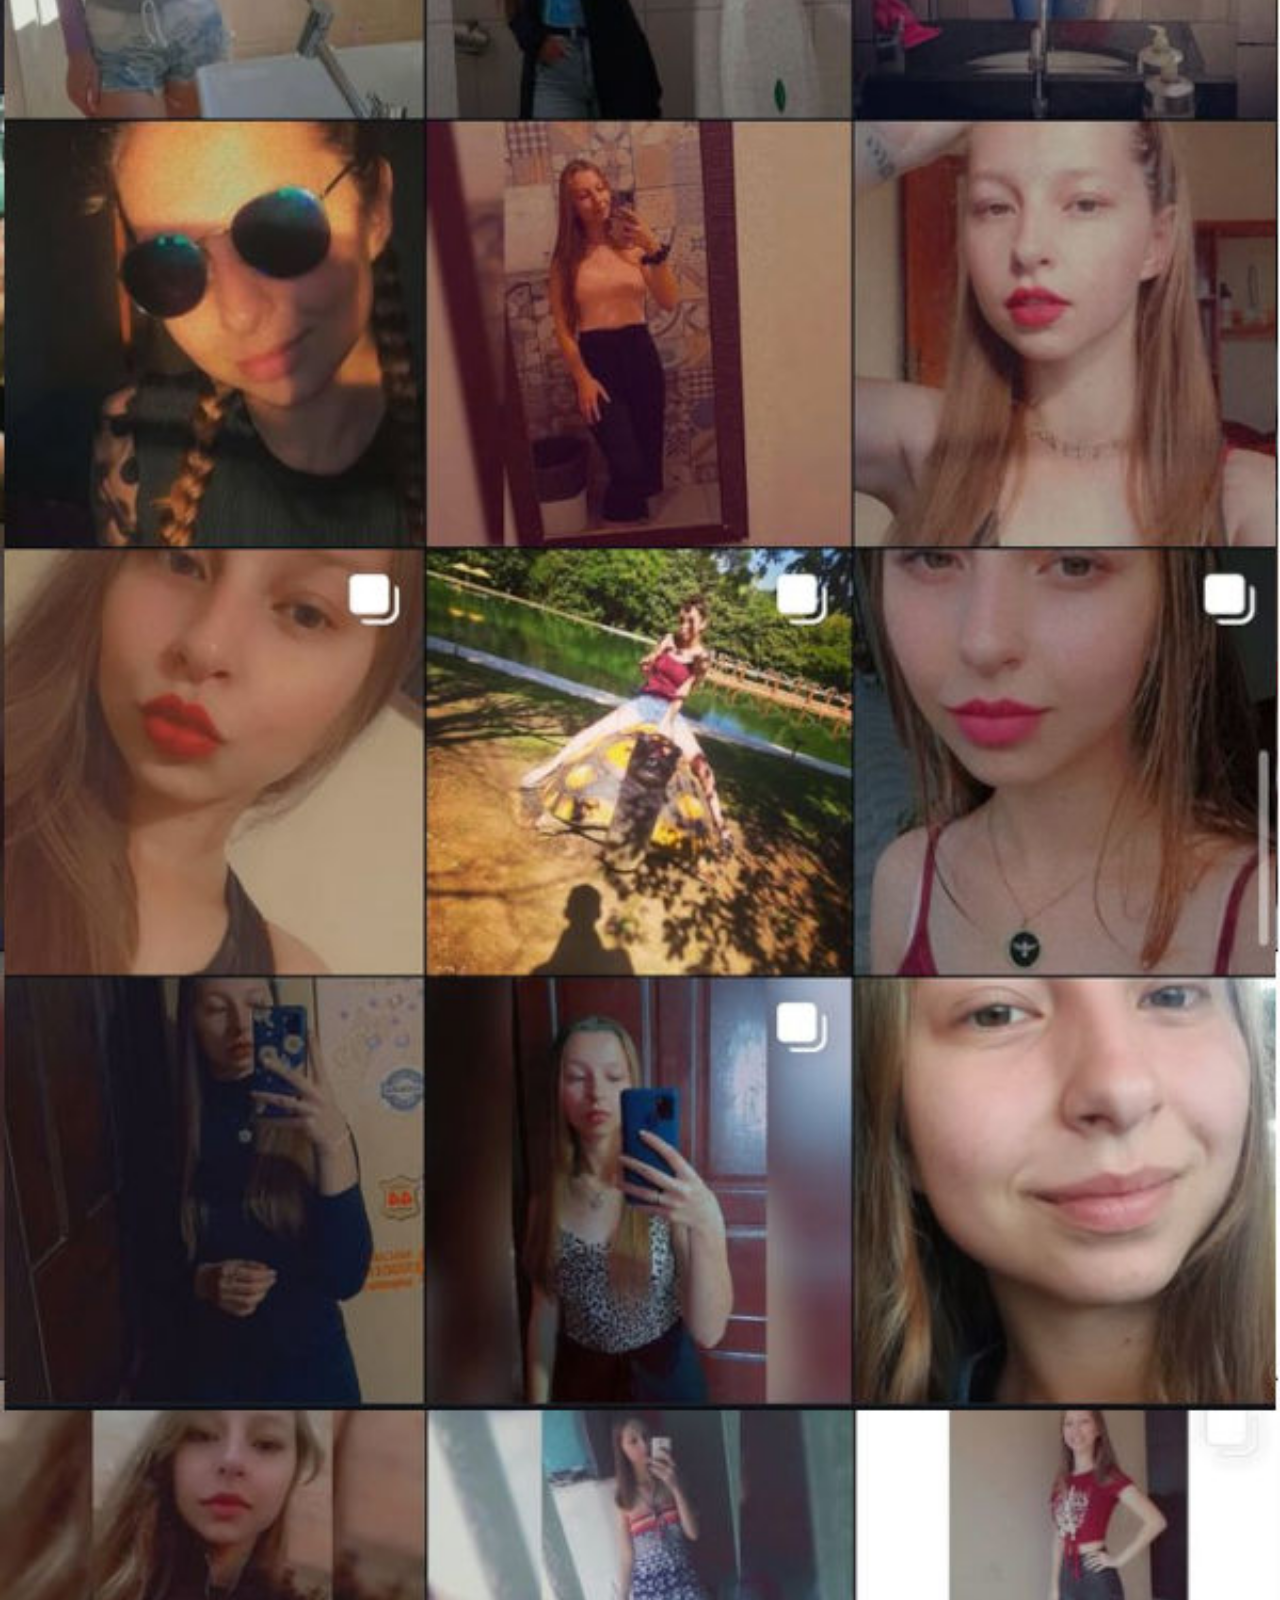
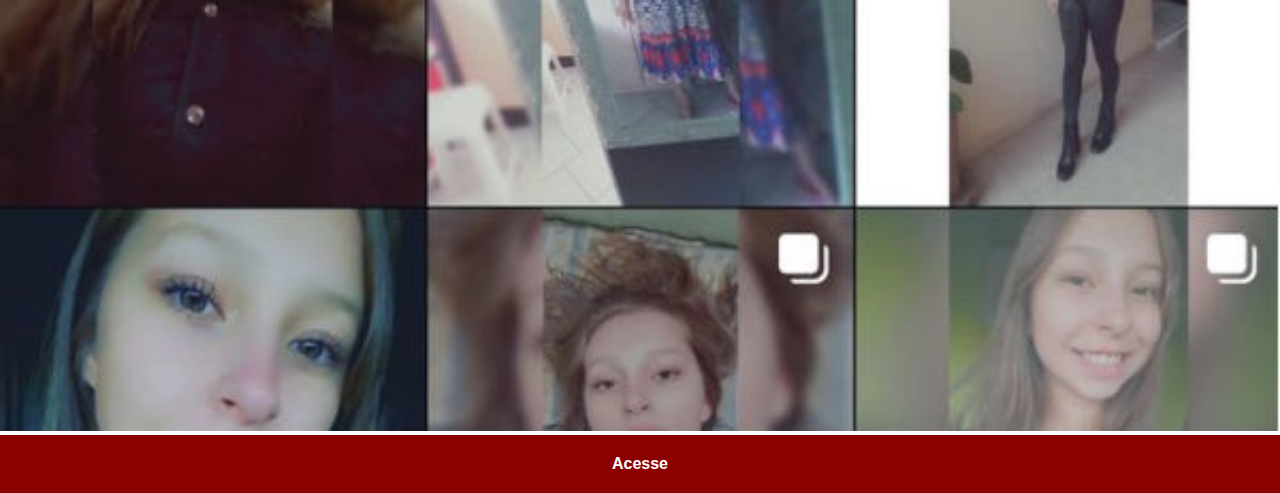
<file: insta.html>
<!DOCTYPE html>
<html lang="pt-br">
<head>
    <meta charset="UTF-8">
    <meta name="viewport" content="width=device-width, initial-scale=1.0">
    <title>Instagram</title>
    <link rel="stylesheet" href="estilos/social.css">
</head>
<body>
    <img src="imagens/tela-instagram.jpg" alt="">
    <a href="https://www.instagram.com/anadavilak/" target="_blank">Acesse</a>
</body>
</html>
</file>
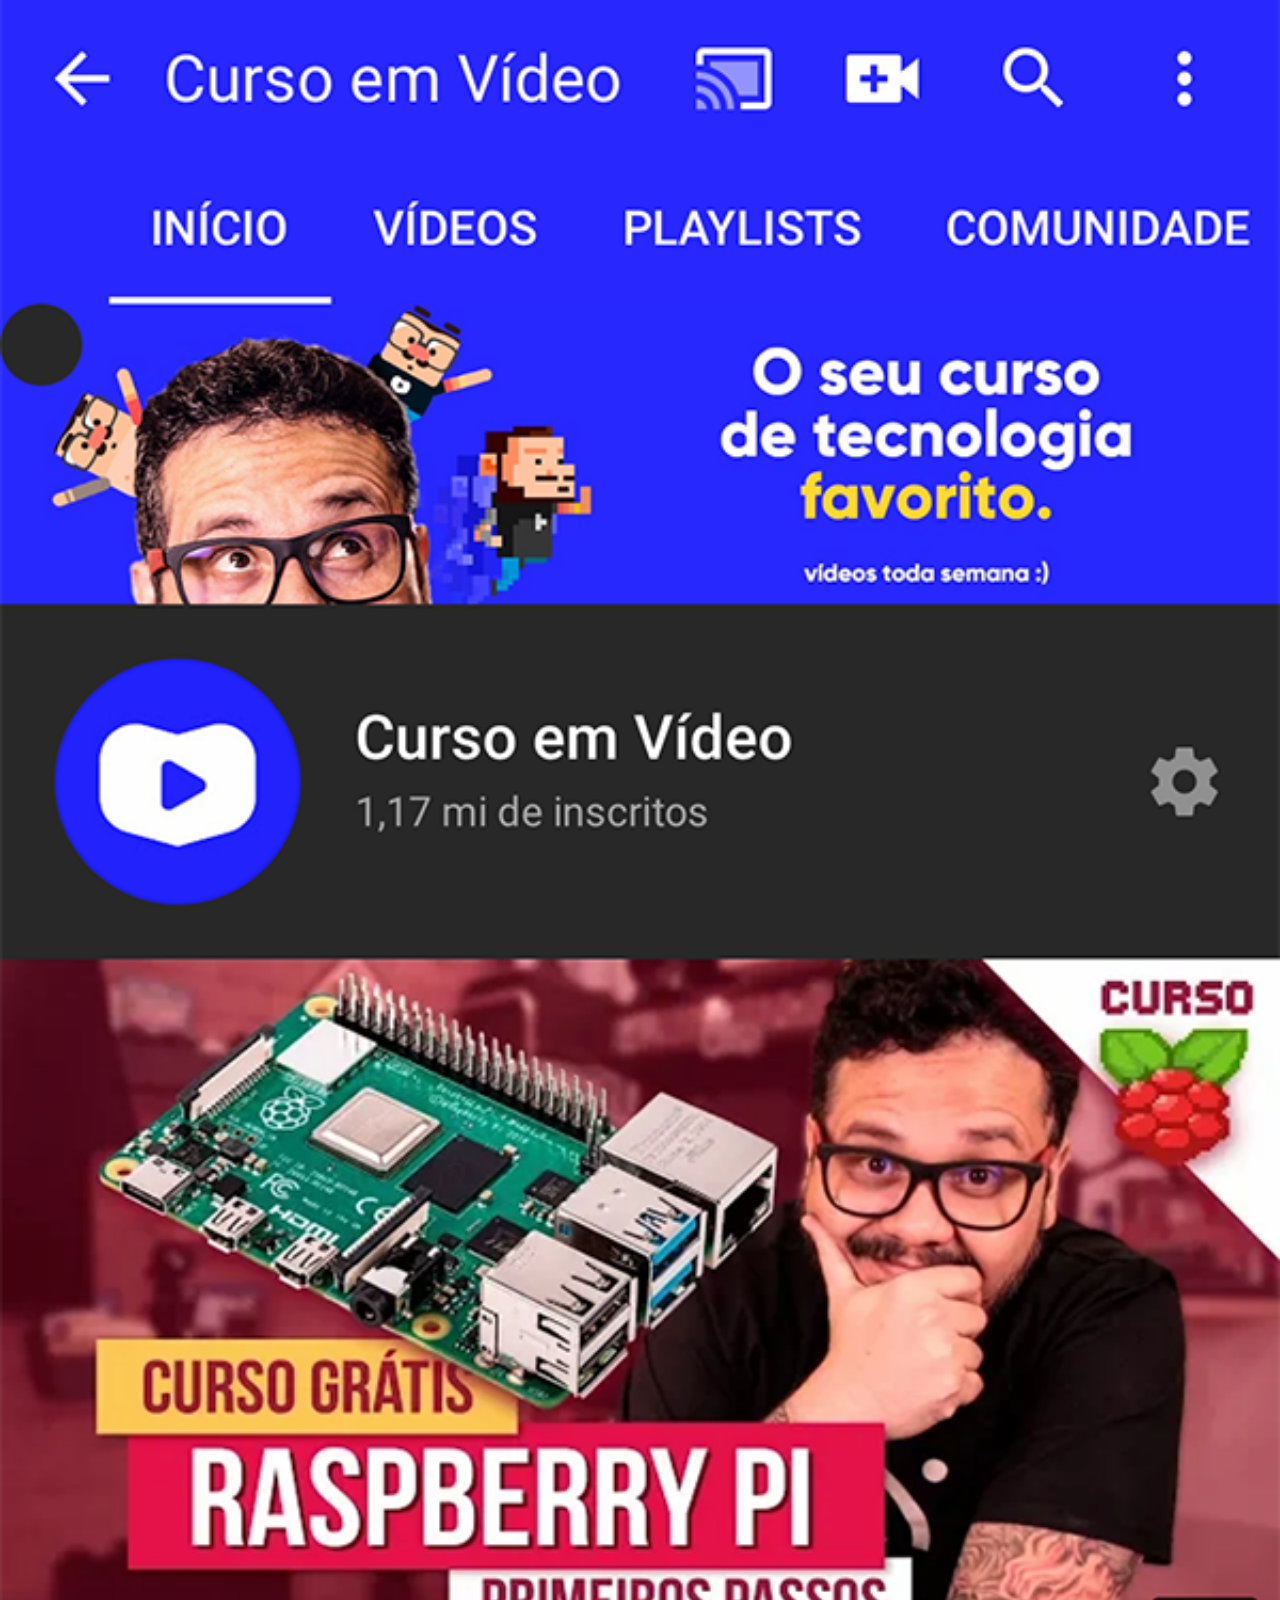
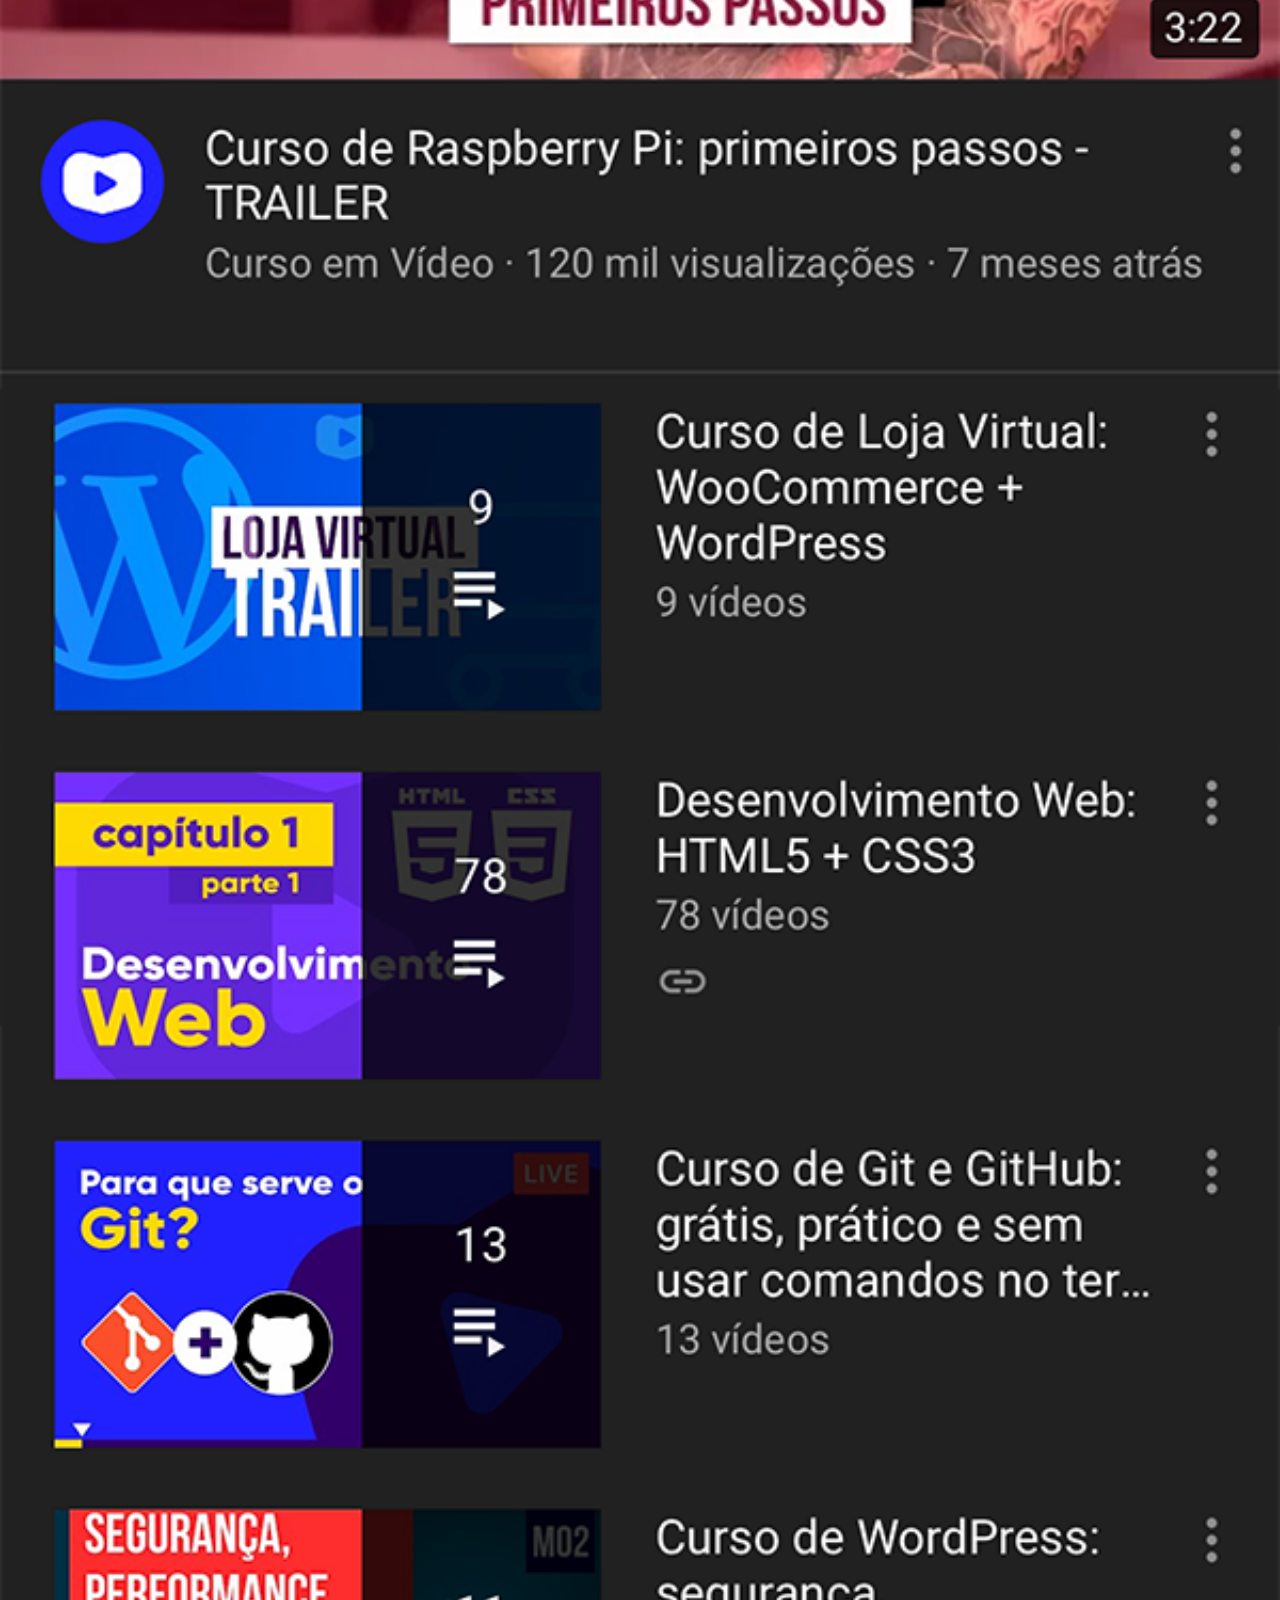
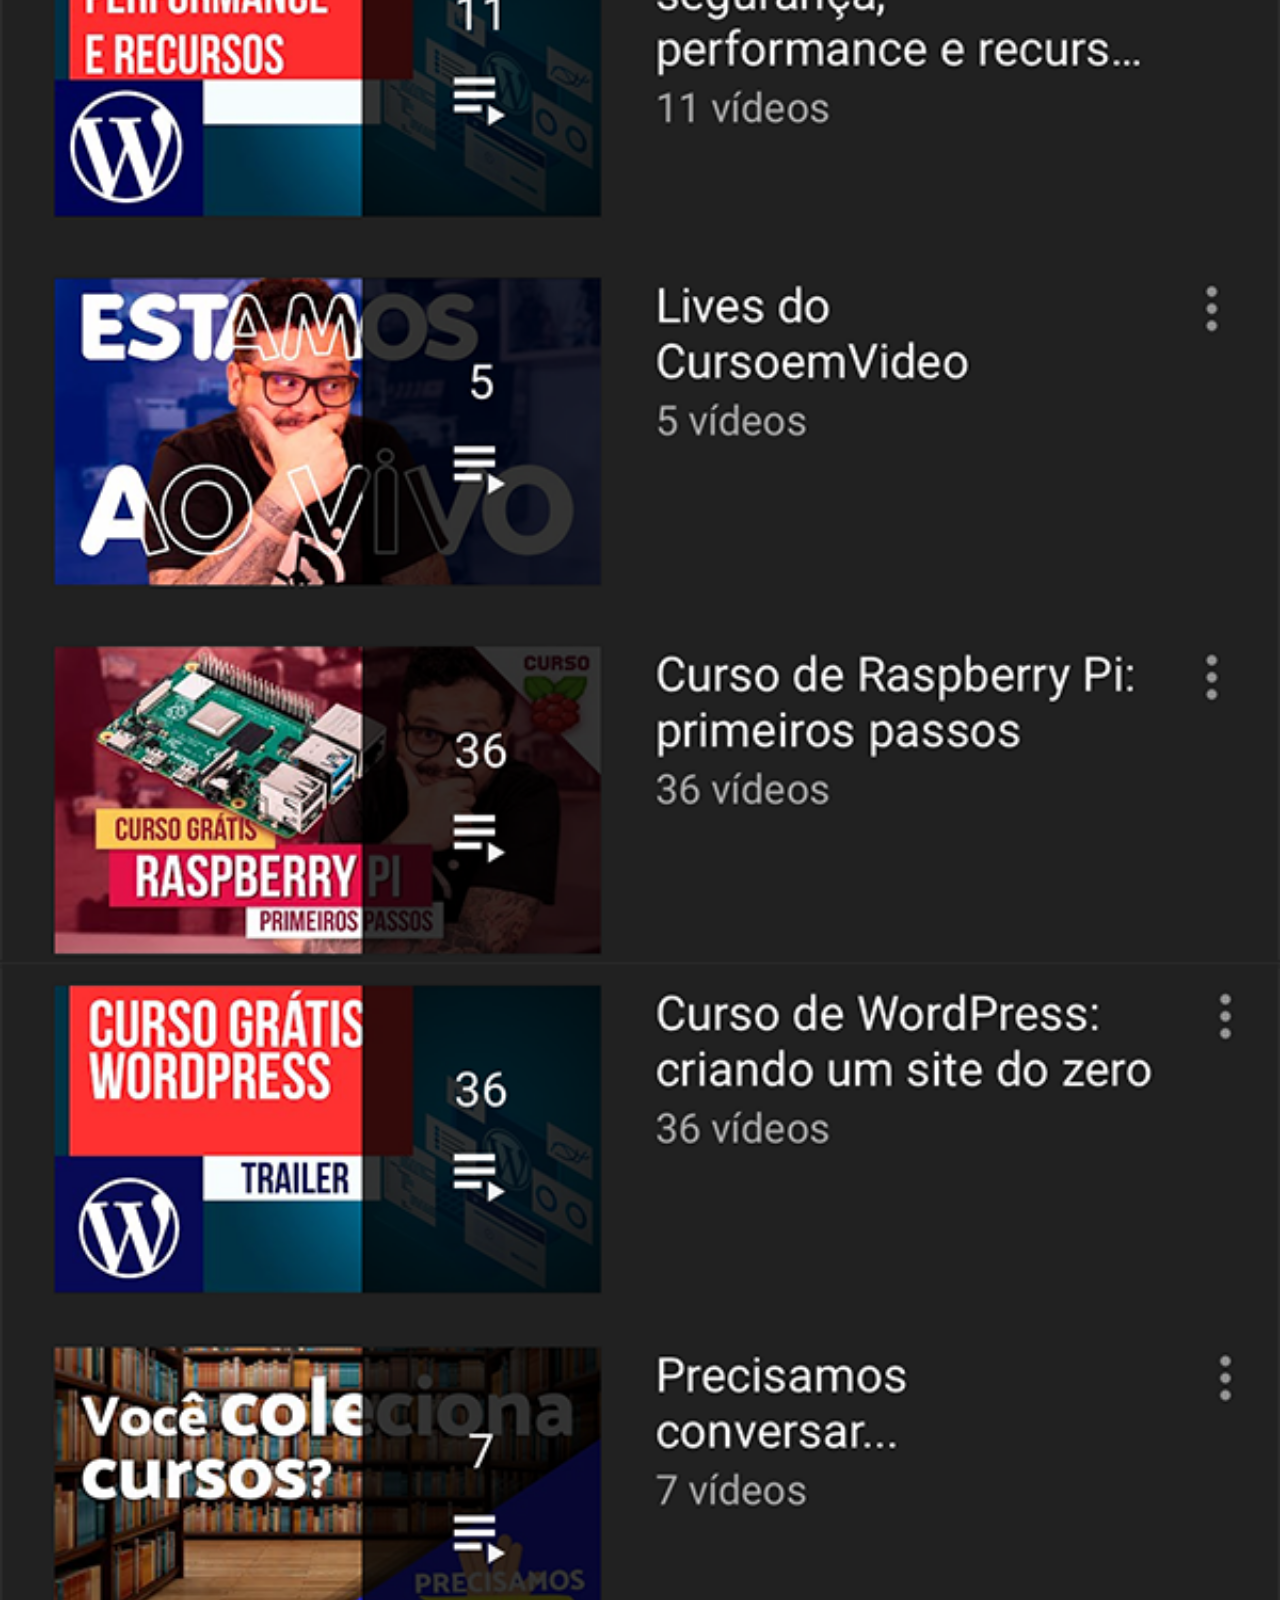
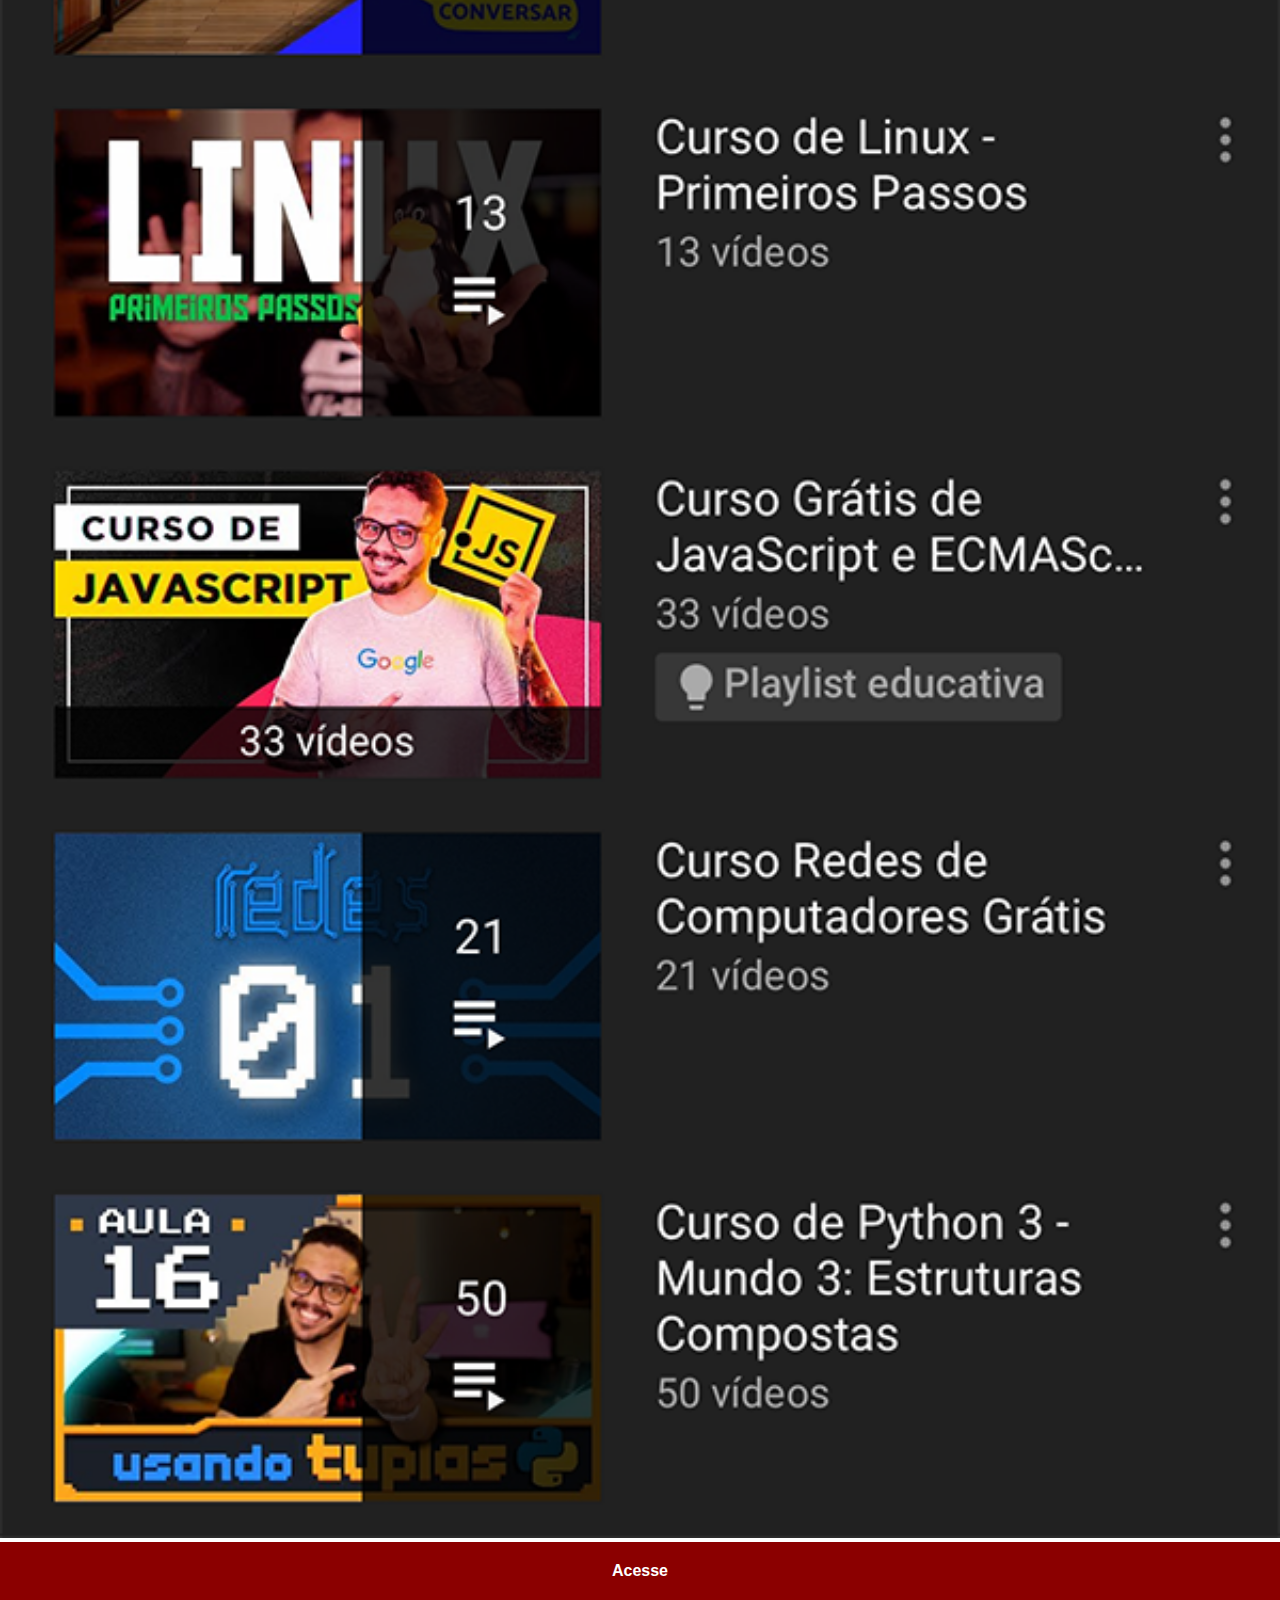
<file: youtube.html>
<!DOCTYPE html>
<html lang="pt-br">
<head>
    <meta charset="UTF-8">
    <meta name="viewport" content="width=device-width, initial-scale=1.0">
    <title>Youtube</title>
    <link rel="stylesheet" href="estilos/social.css">
</head>
<body>
    <img src="imagens/tela-youtube.png" alt="">
    <a href="https://www.youtube.com/c/CursoemV%C3%ADdeo/playlists" target="_blank">Acesse</a>
</body>
</html>
</file>
<file: estilo/style.css>
@charset "UTF-8";

*{
    margin: 0px;
    padding: 0px;
    font-family: Arial, Helvetica, sans-serif;
}

html, body{
    height: 100vh;
    width: 100vw;
    background-color: black;
}

body{
    background: url('../imagens/fundo-madeira.jpg') no-repeat top center ;
    background-size: cover;
    background-attachment: fixed;
}
main{
    position: relative;
    height: 100vh;
}
section#telefone{
    position: absolute;
    top: 50%;
    left: 50%;
    transform: translate(-50%, -50%);

    height: 627px;
    width: 311px;
    background: url('../imagens/frame-iphone.png') no-repeat;

}
iframe#tela{
    position: relative;
    top: 80px;
    left: 22px;
    width: 267px;
    height: 471px;
    
}
section#redes-sociais{
    text-align:right;
}
section#redes-sociais img{
    width: 50px;
    margin: 10px;
    border-radius: 50%;
    box-shadow: 2px 2px 5px rgba(0, 0, 0, 0.5);
    box-sizing: border-box;
}
section#redes-sociais img:hover{
    border: 2px solid rgba(255, 255, 255, 0.644);
    transform: translate(-3px, -3px);
    box-shadow: 5px 5px 10px rgba(0, 0, 0, 0.582);
    transition: tranform 0.3s;
}
</file>
<file: estilos/social.css>
@charset "UTF-8";
*{
    margin: 0px;
    padding: 0px;
    font-family: Arial, Helvetica, sans-serif;
}
::-webkit-scrollbar{
    width: 0px;
    height: 0px;
}
img{
    width: 100vw;

}
a{
    display: block;
    background-color: darkred;
    color: white;
    padding: 20px;
    text-align: center;
    font-weight: bolder;
    text-decoration: none;
}
a:hover{
    background-color: red;
}
</file>
